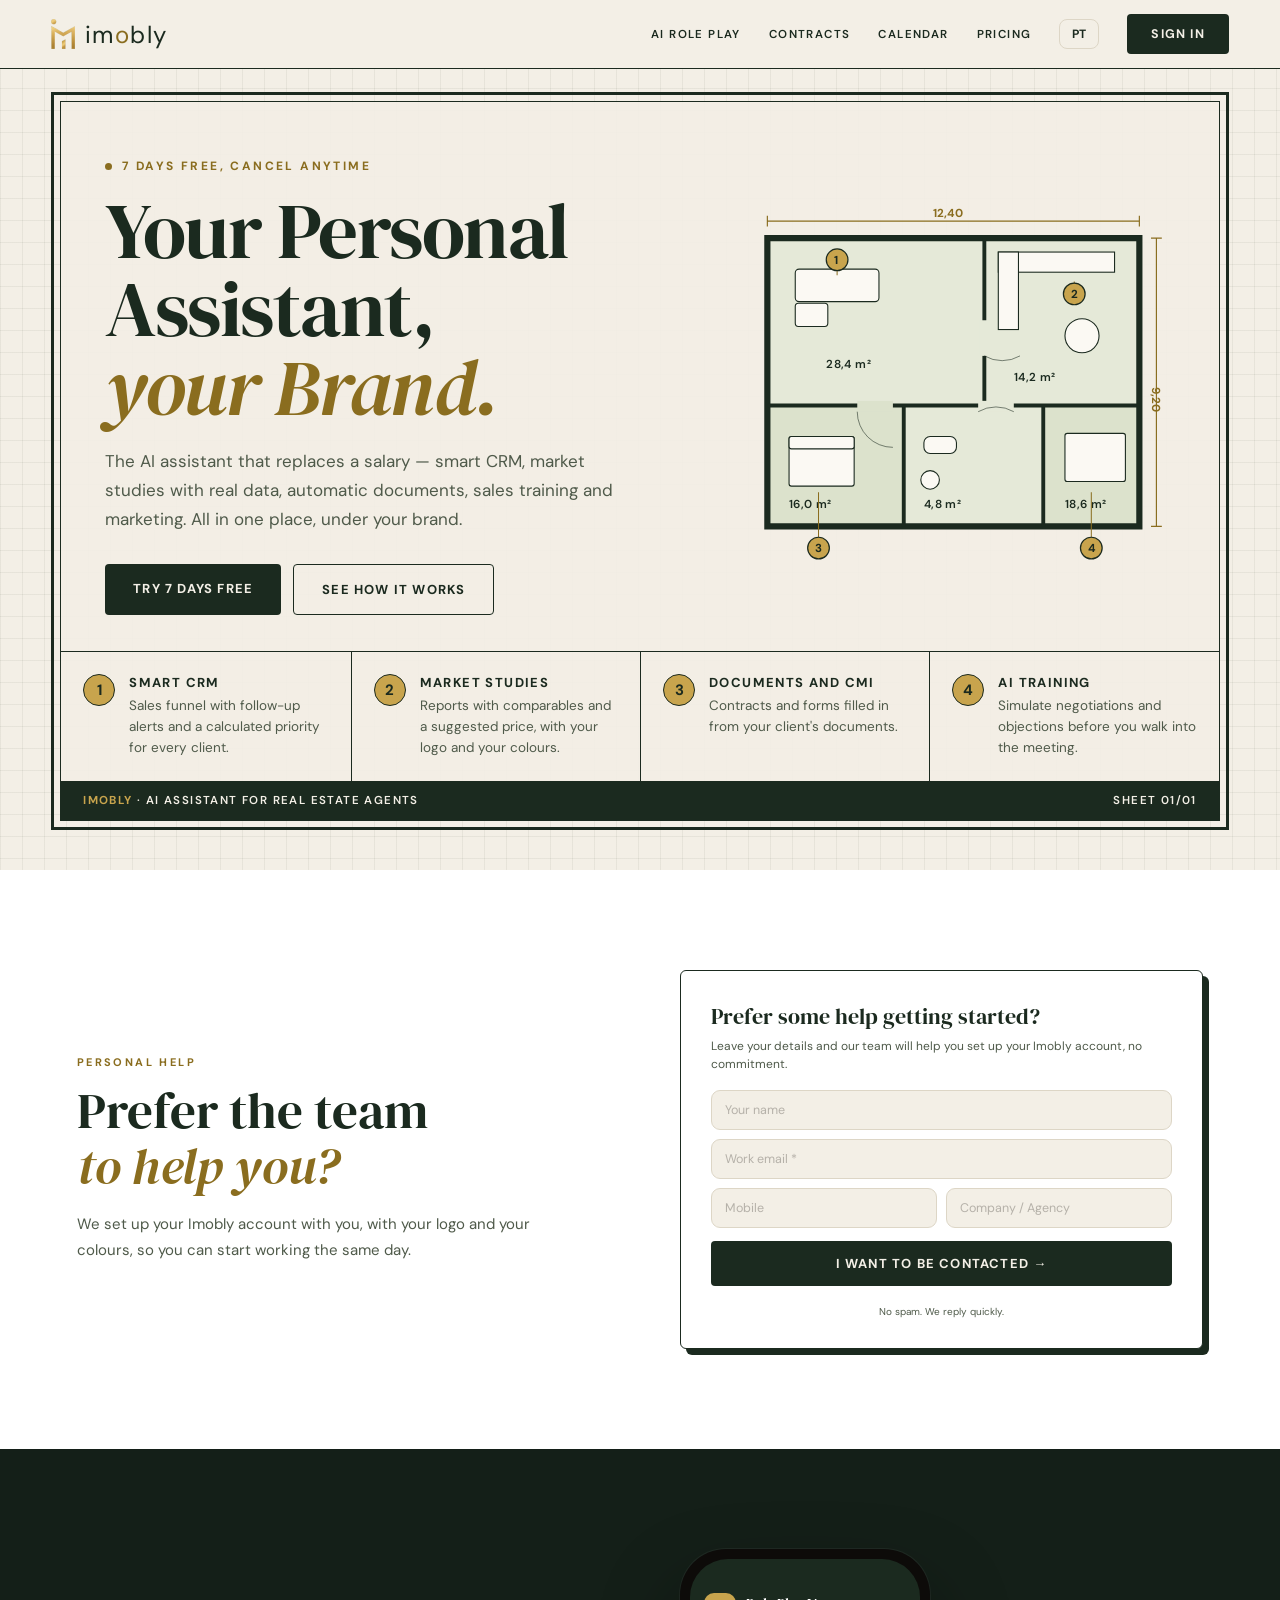
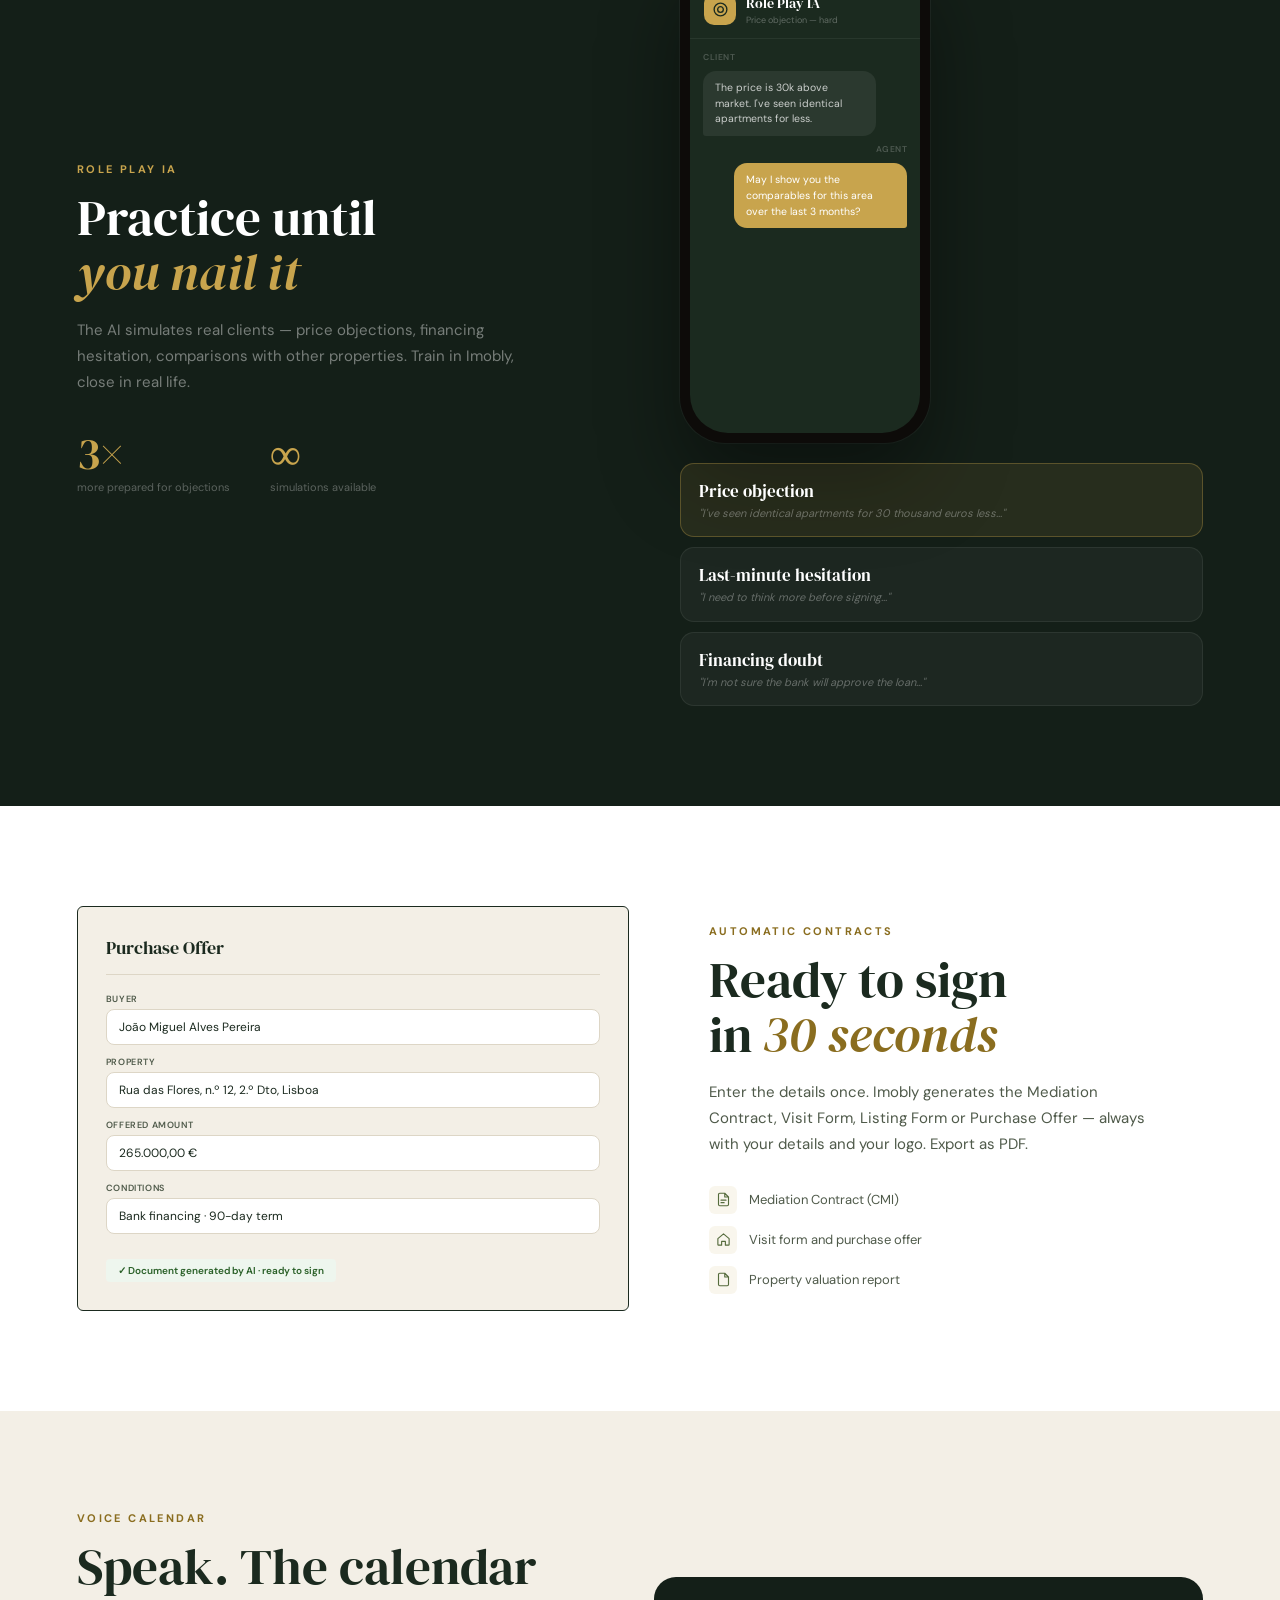
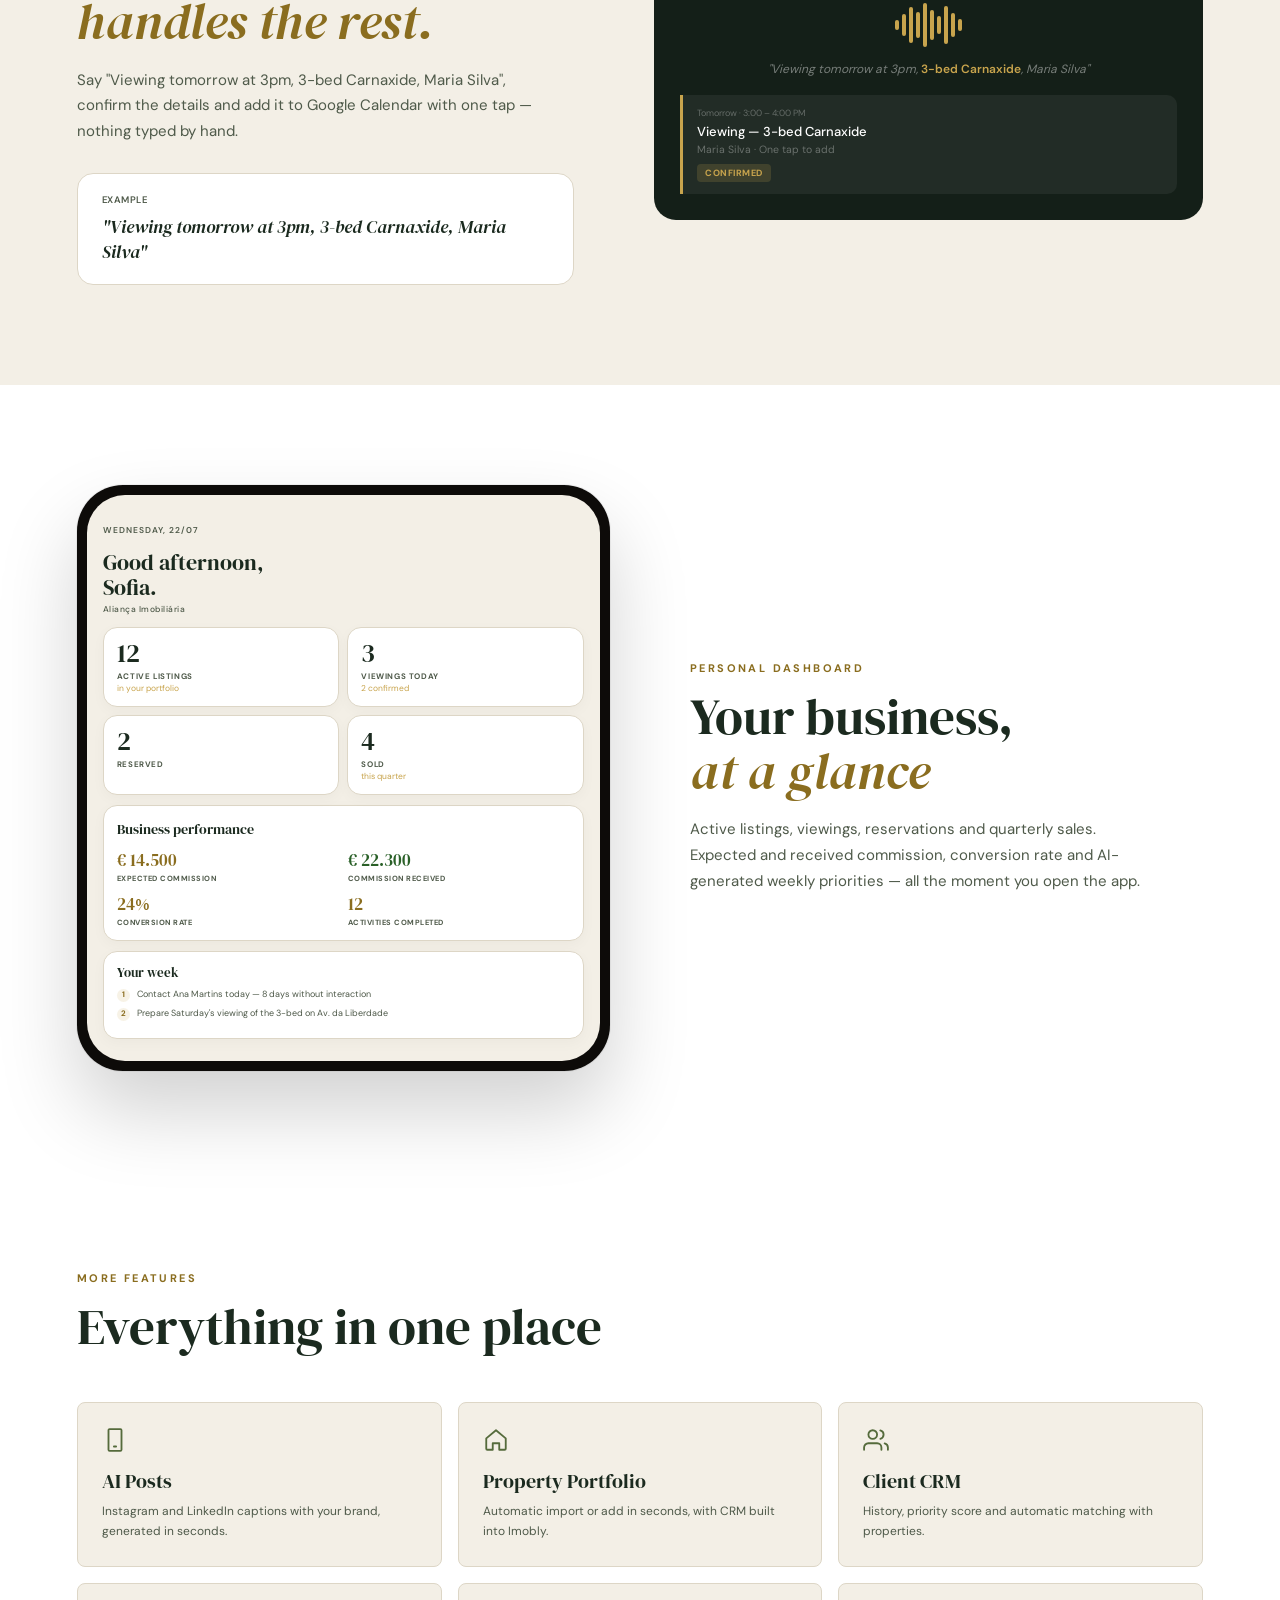
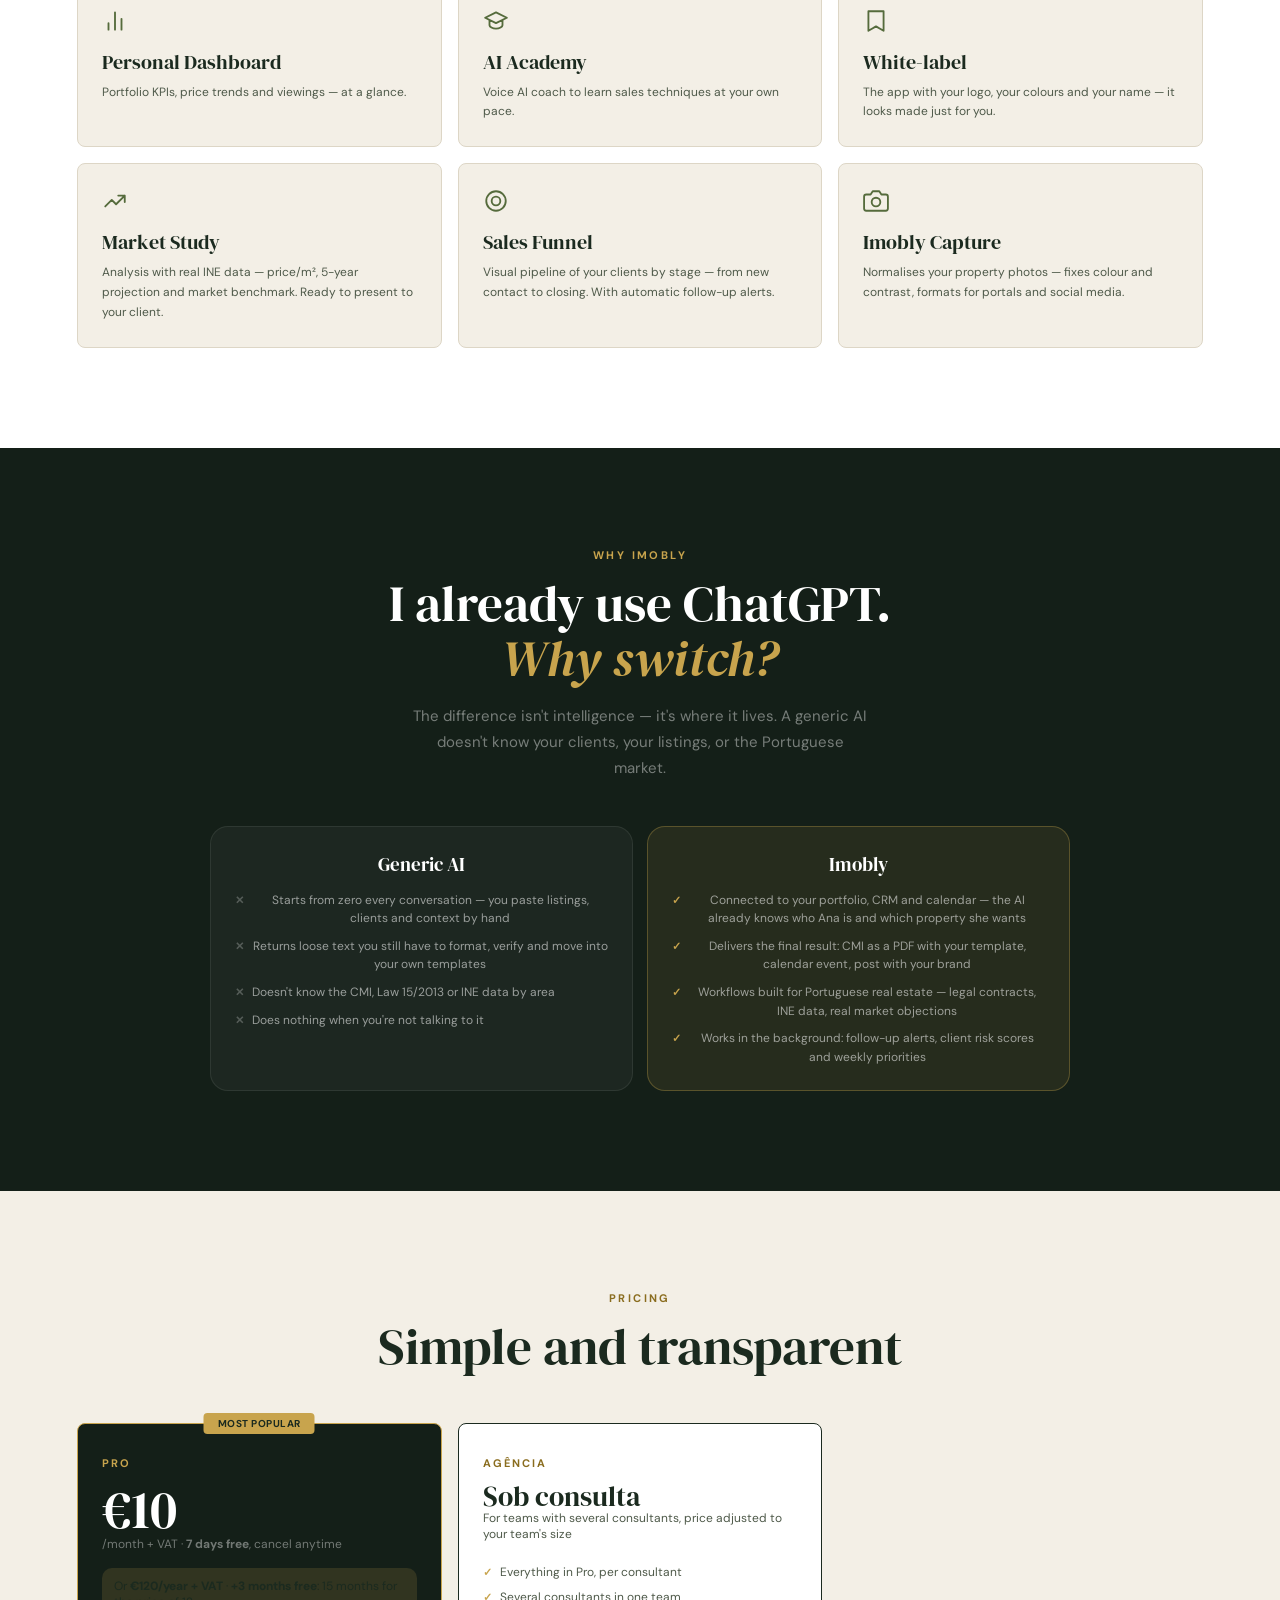
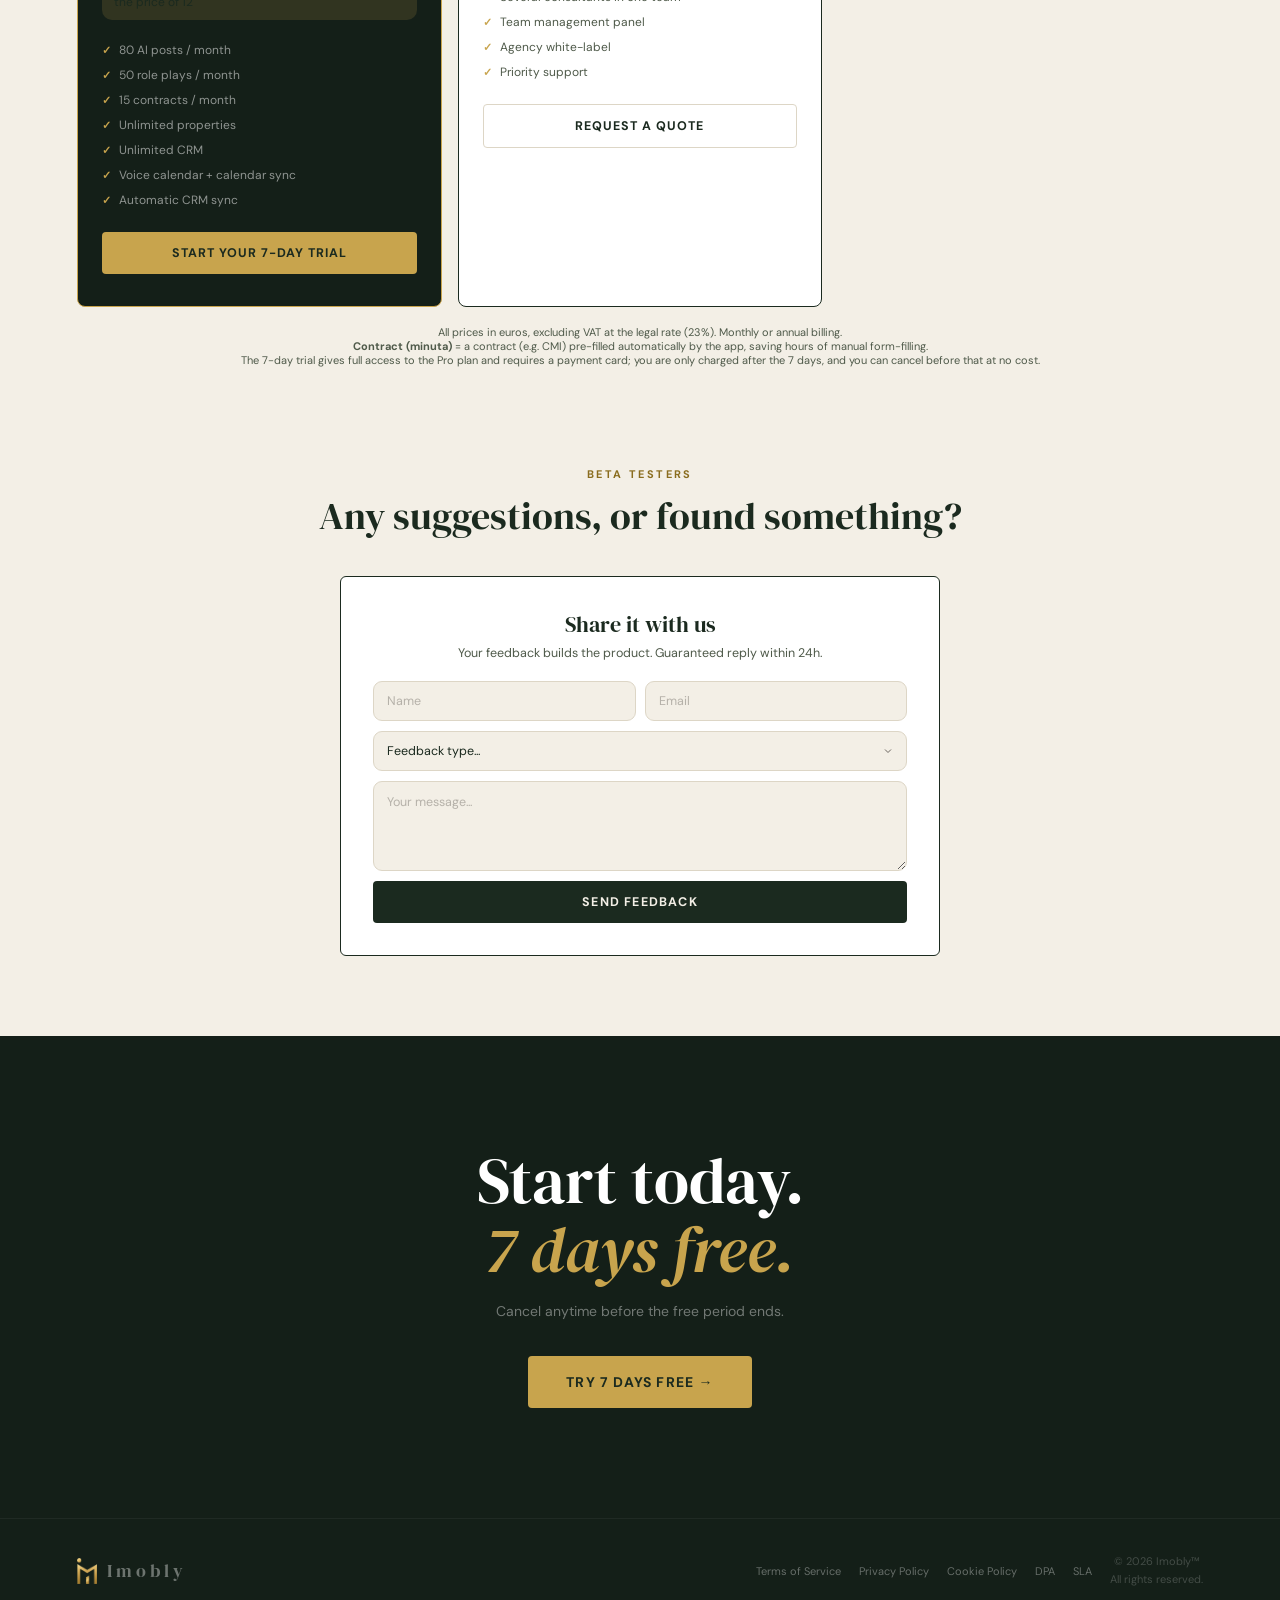
<file: index.html>
<!DOCTYPE html>
<html lang="pt">
<head>
<meta charset="UTF-8">
<meta name="viewport" content="width=device-width, initial-scale=1.0">
<title>Imobly — A plataforma IA para consultores imobiliários</title>
<meta property="og:title" content="Imobly — A plataforma IA para consultores imobiliários">
<meta property="og:description" content="Role Play IA, minutas automáticas e agenda por voz. Os primeiros 100 a subscrever o plano Pro anual ganham 3 meses extra, grátis.">
<meta property="og:url" content="https://imobly.pt">
<meta property="og:type" content="website">
<meta property="og:site_name" content="Imobly">
<meta property="og:locale" content="pt_PT">
<meta property="og:image" content="https://imobly.pt/og-imobly.jpg">
<meta property="og:image:width" content="1200">
<meta property="og:image:height" content="630">
<meta property="og:image:alt" content="Imobly — O seu assistente, a sua marca">
<meta name="twitter:card" content="summary_large_image">
<meta name="twitter:title" content="Imobly — A plataforma IA para consultores imobiliários">
<meta name="twitter:image" content="https://imobly.pt/og-imobly.jpg">
<meta name="theme-color" content="#1B2A1F">
<link rel="canonical" href="https://imobly.pt">
<meta name="description" content="Role Play IA, minutas automáticas e agenda por voz. Os primeiros 100 a subscrever o plano Pro anual ganham 3 meses extra, grátis.">
<link rel="icon" type="image/png" sizes="512x512" href="/favicon-512.png">
<link rel="icon" type="image/png" sizes="192x192" href="/favicon-192.png">
<link rel="icon" type="image/png" sizes="32x32" href="/favicon-32.png">
<link rel="apple-touch-icon" href="/favicon-192.png">
<link rel="stylesheet" href="/fonts/fonts.css">
<script src="/vendor/supabase.js"></script>
<style>
body{font-variant-numeric:lining-nums}
*,*::before,*::after{box-sizing:border-box;margin:0;padding:0}
:root{
  --cream:#F3EFE6;--paper:#F6F3EC;--copper:#C8A44D;--copper-deep:#8A6D1F;
  --olive:#1B2A1F;--olive2:#2B3329;--champagne:#F3EFE6;--green:#556B3C;
  --ink:#1B2A1F;--slate:#4F5A4A;--border:#DDD6C6;
  --white:#FFFFFF;--dark:#141F18;--dark2:#1B2A1F;
  --corm:'DM Serif Display',Georgia,serif;--mont:'DM Sans',sans-serif;
}
html{scroll-behavior:smooth}
body{background:var(--cream);color:var(--ink);font-family:var(--mont);overflow-x:hidden}

/* NAV */
nav{position:fixed;top:0;left:0;right:0;z-index:100;padding:14px 4%;display:flex;align-items:center;justify-content:space-between;background:var(--cream);border-bottom:1px solid var(--ink)}
.logo{font-family:var(--mont);font-size:24px;font-weight:300;letter-spacing:1.5px;color:var(--ink);text-decoration:none}.logo .o{color:var(--copper-deep)}
.nav-links{display:flex;align-items:center;gap:28px}
.na{font-size:11.5px;font-weight:600;color:var(--ink);text-decoration:none;letter-spacing:1.4px;text-transform:uppercase;transition:color .2s}
.na:hover{color:var(--copper-deep)}
.btn{display:inline-block;padding:12px 24px;border-radius:4px;font-size:12.5px;font-weight:700;letter-spacing:1.2px;text-transform:uppercase;text-decoration:none;cursor:pointer;transition:all .2s;font-family:var(--mont);border:none}
.btn-c{background:var(--ink);color:var(--cream)}.btn-c:hover{background:var(--green)}
.btn-o{background:transparent;border:1.6px solid var(--ink);color:var(--ink)}.btn-o:hover{background:var(--ink);color:var(--cream)}

/* HERO — folha de projeto */
.sheet{background:var(--cream);background-image:linear-gradient(#1B2A1F0F 1px,transparent 1px),linear-gradient(90deg,#1B2A1F0F 1px,transparent 1px);background-size:22px 22px;padding:92px 4% 40px}
.sheet-frame{max-width:1240px;margin:0 auto;border:3px solid var(--ink);padding:6px}
.sheet-in{border:1px solid var(--ink);background:rgba(243,239,230,.9);overflow:hidden}
.wm{white-space:nowrap}
.legend>div>div{min-width:0}
.lgt,.lgp{overflow-wrap:anywhere}
.hero2{display:grid;grid-template-columns:minmax(0,7fr) minmax(0,5fr);gap:28px;padding:56px 44px 36px;align-items:center}
.kick{font-size:12px;font-weight:700;letter-spacing:2.4px;text-transform:uppercase;color:var(--copper-deep);margin-bottom:18px;display:flex;align-items:center;gap:10px}
.kick .tdot{background:var(--copper-deep)}
.tdot{width:7px;height:7px;border-radius:50%;background:var(--copper);animation:pulse 2s infinite}
@keyframes pulse{0%,100%{opacity:1}50%{opacity:.35}}
h1{font-family:var(--corm);font-size:clamp(46px,6.2vw,92px);font-weight:400;line-height:.98;letter-spacing:-1.5px;margin-bottom:22px;color:var(--ink)}
h1 em{font-style:italic;color:var(--copper-deep)}
.hero-sub{font-size:17px;line-height:1.7;color:var(--slate);margin-bottom:30px;max-width:540px}
.hero-btns{display:flex;gap:12px;flex-wrap:wrap}
.hero-btns .btn{padding:16px 28px;font-size:13px}
.plan{width:100%;height:auto;display:block}
.legend{border-top:1px solid var(--ink);display:grid;grid-template-columns:repeat(4,minmax(0,1fr))}
.legend>div{display:flex;gap:14px;padding:22px 22px}
.legend>div+div{border-left:1px solid var(--ink)}
.lgn{width:32px;height:32px;border-radius:50%;background:var(--copper);border:1.6px solid var(--ink);color:var(--ink);display:flex;align-items:center;justify-content:center;font-weight:700;font-size:15px;flex-shrink:0}
.lgt{font-weight:700;font-size:13px;letter-spacing:1.4px;text-transform:uppercase;margin-bottom:5px}
.lgp{font-size:13.5px;line-height:1.55;color:var(--slate)}
.tblock{background:var(--ink);color:var(--cream);display:flex;justify-content:space-between;gap:16px;padding:12px 22px;font-size:11.5px;letter-spacing:1.4px;text-transform:uppercase;font-weight:600}
.tblock span:first-child b{color:var(--copper)}
.nowrap{white-space:nowrap}
/* WAITING LIST CARD */
.wl{background:var(--white);border:1px solid var(--ink);border-radius:6px;padding:30px;box-shadow:6px 6px 0 var(--ink)}
.wl-t{font-family:var(--corm);font-size:22px;font-weight:500;color:var(--ink);margin-bottom:6px}
.wl-s{font-size:12px;color:var(--slate);margin-bottom:16px;line-height:1.55}




.wl-form{display:flex;flex-direction:column;gap:9px}
.row2{display:flex;gap:9px}
.row2>*{flex:1}
.inp{width:100%;padding:11px 13px;background:var(--cream);border:1px solid var(--border);border-radius:9px;font-size:12.5px;color:var(--ink);font-family:var(--mont);outline:none;transition:border-color .2s}
.inp:focus{border-color:var(--ink)}
.inp::placeholder{color:rgba(107,101,96,.45)}
.wl-btn{width:100%;padding:14px;background:var(--ink);color:var(--cream);border:none;border-radius:4px;font-size:13px;font-weight:700;letter-spacing:1.2px;text-transform:uppercase;font-family:var(--mont);cursor:pointer;transition:all .2s;margin-top:4px}
.wl-btn:hover{background:var(--green)}
.wl-btn:disabled{background:var(--border);color:var(--slate);cursor:not-allowed}
.wl-note{font-size:10px;color:var(--slate);text-align:center;margin-top:10px}
.wl-ok{display:none;text-align:center;padding:16px 0}
.wl-ok-icon{width:52px;height:52px;border-radius:26px;background:var(--copper);color:var(--ink);font-size:26px;font-weight:700;display:flex;align-items:center;justify-content:center;margin:0 auto 12px}
.wl-ok-t{font-family:var(--corm);font-size:22px;color:var(--ink);margin-bottom:8px}
.wl-ok-s{font-size:12px;color:var(--slate);line-height:1.6}

/* SECTIONS */
.sec{padding:100px 6%}
.si{max-width:1140px;margin:0 auto}
.ey{font-size:11px;font-weight:700;letter-spacing:2.4px;text-transform:uppercase;color:var(--copper-deep);margin-bottom:14px}
h2{font-family:var(--corm);font-size:clamp(34px,4vw,54px);font-weight:400;line-height:1.08;margin-bottom:18px}
h2 em{font-style:italic;color:var(--copper-deep)}
.sd h2 em,.cta-sec h2 em{color:var(--copper)}
.ssub{font-size:15px;line-height:1.72;color:var(--slate);max-width:460px}
.tcol{display:flex;align-items:center;gap:80px}
.tcol>*{flex:1}

/* ROLEPLAY — dark */
.sd{background:var(--dark);padding:100px 6%}
.sd .ey{color:var(--copper)}
.sd h2{color:#fff}
.sd .ssub{color:rgba(255,255,255,.42)}
.phone{width:250px;background:#0D0B09;border-radius:46px;padding:10px;box-shadow:0 40px 80px rgba(0,0,0,.4),0 0 0 1px rgba(255,255,255,.05)}
.pscr{background:var(--dark2);border-radius:38px;overflow:hidden;min-height:430px}
.ph{padding:34px 14px 12px;border-bottom:1px solid rgba(255,255,255,.06);display:flex;align-items:center;gap:10px}
.ph-ic{width:32px;height:32px;border-radius:10px;background:var(--copper);display:flex;align-items:center;justify-content:center;font-size:15px}
.ph-t{font-family:var(--corm);color:#fff;font-size:14px}
.ph-s{font-size:9px;color:rgba(255,255,255,.3);margin-top:1px}
.chat{padding:13px;display:flex;flex-direction:column;gap:8px}
.b{padding:9px 12px;border-radius:13px;font-size:10.5px;line-height:1.5;max-width:85%;font-family:var(--mont)}
.bai{background:rgba(255,255,255,.07);color:rgba(255,255,255,.75);align-self:flex-start;border-bottom-left-radius:3px}
.bme{background:var(--copper);color:#fff;align-self:flex-end;border-bottom-right-radius:3px}
.blbl{font-size:8.5px;font-weight:600;letter-spacing:.5px;text-transform:uppercase;color:rgba(255,255,255,.22)}
.blbl.r{text-align:right}
.bsc{background:rgba(200,164,77,.13);border:1px solid rgba(200,164,77,.22);border-radius:10px;padding:9px 11px}
.bsc strong{font-size:9px;font-weight:700;letter-spacing:.5px;text-transform:uppercase;color:var(--copper);display:block;margin-bottom:3px}
.bsc p{font-size:10px;color:rgba(255,255,255,.55);line-height:1.5}
.dots{display:flex;align-items:center;gap:3px;padding:9px 12px;background:rgba(255,255,255,.07);border-radius:13px;border-bottom-left-radius:3px;width:fit-content}
.dot{width:5px;height:5px;background:rgba(255,255,255,.35);border-radius:50%;animation:boing .9s infinite}
.dot:nth-child(2){animation-delay:.15s}.dot:nth-child(3){animation-delay:.3s}
@keyframes boing{0%,80%,100%{transform:translateY(0)}40%{transform:translateY(-4px)}}
.scns{display:flex;flex-direction:column;gap:10px}
.scn{padding:15px 18px;background:rgba(255,255,255,.04);border:1px solid rgba(255,255,255,.07);border-radius:14px;cursor:pointer;transition:all .2s}
.scn.on{background:rgba(200,164,77,.11);border-color:rgba(200,164,77,.32)}
.scn h4{font-family:var(--corm);font-size:17px;font-weight:500;color:#fff;margin-bottom:3px}
.scn p{font-size:11px;color:rgba(255,255,255,.32);font-style:italic;line-height:1.4}
.rpst{display:flex;gap:40px;margin-top:36px}
.rpn{font-family:var(--corm);font-size:44px;font-weight:400;color:var(--copper);line-height:1}
.rpl{font-size:11px;color:rgba(255,255,255,.3);margin-top:4px}

/* MINUTAS */
.sw{background:var(--white);padding:100px 6%}
.fpr{background:var(--cream);border:1px solid var(--ink);border-radius:6px;padding:28px}
.fpr-t{font-family:var(--corm);font-size:18px;font-weight:500;color:var(--ink);margin-bottom:18px;padding-bottom:14px;border-bottom:1px solid var(--border)}
.fld{margin-bottom:11px}
.flbl{font-size:9px;font-weight:600;letter-spacing:.6px;text-transform:uppercase;color:var(--slate);margin-bottom:4px}
.fval{padding:9px 12px;background:var(--white);border:1px solid var(--border);border-radius:8px;font-size:12px;color:var(--ink)}
.fok{display:inline-flex;align-items:center;gap:6px;margin-top:14px;padding:5px 12px;background:#EEF6EE;border-radius:4px;font-size:10px;font-weight:600;color:#2A6028}

/* AGENDA */
.vc{background:var(--dark);border-radius:22px;padding:26px}
.vbs{display:flex;align-items:center;justify-content:center;gap:3px;height:44px;margin-bottom:14px}
.vb{width:4px;border-radius:2px;background:var(--copper);animation:wv 1s ease-in-out infinite}
.vb:nth-child(1){height:10px;animation-delay:0s}.vb:nth-child(2){height:22px;animation-delay:.1s}
.vb:nth-child(3){height:36px;animation-delay:.2s}.vb:nth-child(4){height:26px;animation-delay:.3s}
.vb:nth-child(5){height:44px;animation-delay:.4s}.vb:nth-child(6){height:30px;animation-delay:.5s}
.vb:nth-child(7){height:18px;animation-delay:.6s}.vb:nth-child(8){height:38px;animation-delay:.7s}
.vb:nth-child(9){height:24px;animation-delay:.8s}.vb:nth-child(10){height:12px;animation-delay:.9s}
@keyframes wv{0%,100%{transform:scaleY(.4);opacity:.4}50%{transform:scaleY(1);opacity:1}}
.vq{font-size:12px;color:rgba(255,255,255,.42);text-align:center;font-style:italic;margin-bottom:18px}
.vq span{color:var(--copper);font-style:normal;font-weight:600}
.cev{background:rgba(255,255,255,.06);border-left:3px solid var(--copper);border-radius:0 10px 10px 0;padding:12px 14px}
.ct{font-size:9px;color:rgba(255,255,255,.3);margin-bottom:4px}
.cn{font-size:13px;color:#fff;font-weight:500}
.cs{font-size:10.5px;color:rgba(255,255,255,.32);margin-top:3px}
.ctg{display:inline-block;margin-top:8px;padding:3px 8px;background:rgba(200,164,77,.18);border-radius:4px;font-size:9px;font-weight:700;color:var(--copper);letter-spacing:.5px}


/* DASHBOARD MOCKUP */
.dphone{width:280px;background:#0D0B09;border-radius:46px;padding:10px;box-shadow:0 40px 80px rgba(0,0,0,.18),0 0 0 1px rgba(0,0,0,.05);margin:0 auto}
.dscr{background:var(--cream);border-radius:38px;overflow:hidden;padding:30px 16px 22px}
.dgreet{font-family:var(--corm);font-size:22px;color:var(--ink);line-height:1.15;margin-bottom:3px}
.ddate{font-size:8.5px;font-weight:600;letter-spacing:1px;text-transform:uppercase;color:var(--slate);margin-bottom:14px}
.dkpis{display:grid;grid-template-columns:1fr 1fr;gap:8px;margin-bottom:10px}
.dk{background:var(--white);border:1px solid var(--border);border-radius:14px;padding:12px 13px;box-shadow:0 4px 14px rgba(0,0,0,.03)}
.dk-n{font-family:var(--corm);font-size:26px;color:var(--ink);line-height:1}
.dk-l{font-size:8px;font-weight:700;letter-spacing:.6px;text-transform:uppercase;color:var(--slate);margin-top:5px}
.dk-s{font-size:8.5px;color:var(--copper);margin-top:2px}
.dperf{background:var(--white);border:1px solid var(--border);border-radius:14px;padding:13px;box-shadow:0 4px 14px rgba(0,0,0,.03)}
.dperf-t{font-family:var(--corm);font-size:14px;color:var(--ink);margin-bottom:9px}
.dperf-g{display:grid;grid-template-columns:1fr 1fr;gap:9px}
.dp-n{font-family:var(--corm);font-size:17px;color:#2A6028}
.dp-n.gold{color:var(--copper-deep)}
.dp-l{font-size:7.5px;font-weight:700;letter-spacing:.5px;text-transform:uppercase;color:var(--slate);margin-top:2px}
.dtask{background:var(--white);border:1px solid var(--border);border-radius:14px;padding:12px 13px;margin-top:10px;box-shadow:0 4px 14px rgba(0,0,0,.03)}
.dtask-t{font-family:var(--corm);font-size:13px;color:var(--ink);margin-bottom:7px}
.dtask-i{display:flex;gap:7px;align-items:flex-start;font-size:9px;color:var(--slate);line-height:1.45;margin-bottom:5px}
.dtask-n{width:13px;height:13px;border-radius:50%;background:rgba(200,164,77,.14);color:var(--copper-deep);font-size:8px;font-weight:700;display:flex;align-items:center;justify-content:center;flex-shrink:0;margin-top:1px}

/* FEATURES */
.fg{display:grid;grid-template-columns:repeat(3,1fr);gap:16px;margin-top:48px}
.fc{padding:24px;background:var(--cream);border:1px solid var(--border);border-radius:8px;transition:all .2s}
.fc:hover{border-color:var(--ink)}
.fi{margin-bottom:14px;display:flex}.fi svg{width:26px;height:26px;stroke:var(--green);fill:none;stroke-width:1.7;stroke-linecap:round;stroke-linejoin:round}
.fc h3{font-family:var(--corm);font-size:20px;font-weight:500;color:var(--ink);margin-bottom:7px}
.fc p{font-size:12px;color:var(--slate);line-height:1.65}


/* PORQUE IMOBLY */
.cmp{display:grid;grid-template-columns:1fr 1fr;gap:14px;margin-top:44px;max-width:860px;margin-left:auto;margin-right:auto}
.cmp-c{border-radius:18px;padding:24px}
.cmp-c.g{background:rgba(255,255,255,.04);border:1px solid rgba(255,255,255,.08)}
.cmp-c.i{background:rgba(200,164,77,.10);border:1px solid rgba(200,164,77,.32)}
.cmp-t{font-family:var(--corm);font-size:19px;color:#fff;margin-bottom:14px}
.cmp-c ul{list-style:none;display:flex;flex-direction:column;gap:9px}
.cmp-c li{font-size:12px;line-height:1.55;color:rgba(255,255,255,.55);display:flex;gap:8px;align-items:flex-start}
.cmp-c.g li::before{content:'✕';color:rgba(255,255,255,.25);font-weight:700;flex-shrink:0;font-size:11px;margin-top:1px}
.cmp-c.i li::before{content:'✓';color:var(--copper);font-weight:700;flex-shrink:0;font-size:11px;margin-top:1px}
@media(max-width:700px){.cmp{grid-template-columns:1fr}}

/* PRICING */
.pg{display:grid;grid-template-columns:repeat(3,1fr);gap:16px;margin-top:48px}
.pc{padding:32px 24px;background:var(--white);border:1px solid var(--ink);border-radius:8px;position:relative}
.pc.hot{background:var(--dark);border-color:var(--copper)}
.pcb{position:absolute;top:-11px;left:50%;transform:translateX(-50%);padding:4px 14px;background:var(--copper);border-radius:4px;font-size:10px;font-weight:700;color:var(--ink);letter-spacing:.5px;text-transform:uppercase;white-space:nowrap}
.pcn{font-size:11px;font-weight:700;letter-spacing:2px;text-transform:uppercase;color:var(--copper-deep);margin-bottom:12px}
.pc.hot .pcn{color:var(--copper)}
.pcp{font-family:var(--corm);font-size:54px;font-weight:400;line-height:1;color:var(--ink)}
.pc.hot .pcp{color:#fff}
.pcpe{font-size:12px;color:var(--slate);margin-bottom:22px}
.pc.hot .pcpe{color:rgba(255,255,255,.4)}
.pcl{list-style:none;display:flex;flex-direction:column;gap:9px;margin-bottom:24px}
.pcl li{font-size:12px;color:var(--slate);display:flex;align-items:center;gap:8px}
.pc.hot .pcl li{color:rgba(255,255,255,.52)}
.pcl li::before{content:'✓';color:var(--copper);font-weight:700;font-size:11px;flex-shrink:0}
.pcl li.no{color:var(--slate);opacity:.75}
.pcl li.no::before{content:'✕';color:#C0392B}
.pbtn{display:block;text-align:center;padding:13px;border-radius:4px;font-size:12.5px;font-weight:700;letter-spacing:1px;text-transform:uppercase;text-decoration:none;transition:all .2s}
.pbo{border:1.5px solid var(--border);color:var(--ink)}.pbo:hover{border-color:var(--copper);color:var(--copper)}
.pbf{background:var(--copper);color:var(--ink);border:none;font-weight:700}.pbf:hover{background:#D9BC72}

/* FEEDBACK */
.fb-card{background:var(--white);border:1px solid var(--ink);border-radius:6px;padding:32px;max-width:600px;margin:40px auto 0}
.fb-t{font-family:var(--corm);font-size:22px;font-weight:500;color:var(--ink);margin-bottom:6px}
.fb-s{font-size:12.5px;color:var(--slate);margin-bottom:20px}
.fb-form{display:flex;flex-direction:column;gap:10px}
select.inp{appearance:none;background-image:url("data:image/svg+xml,%3Csvg xmlns='http://www.w3.org/2000/svg' width='12' height='12' viewBox='0 0 24 24'%3E%3Cpath d='M6 9l6 6 6-6' fill='none' stroke='%236B6560' stroke-width='2'/%3E%3C/svg%3E");background-repeat:no-repeat;background-position:right 12px center;background-color:var(--cream)}
textarea.inp{resize:vertical;min-height:90px;line-height:1.5}
.fb-btn{padding:13px;background:var(--ink);color:var(--cream);border:none;border-radius:4px;font-size:12.5px;font-weight:700;letter-spacing:1.2px;text-transform:uppercase;font-family:var(--mont);cursor:pointer;transition:all .2s}
.fb-btn:hover{background:var(--green)}
.fb-ok{display:none;text-align:center;padding:16px;color:var(--copper-deep);font-family:var(--corm);font-size:18px}

/* CTA */
.cta-sec{background:var(--dark);padding:110px 6%;text-align:center}
.cta-sec h2{color:#fff;font-size:clamp(42px,5vw,66px)}
.cta-sec p{font-size:14px;color:rgba(255,255,255,.4);margin-bottom:36px;margin-top:14px}
.cta-sec .btn{padding:17px 38px;font-size:14px;border-radius:4px;background:var(--copper);color:var(--ink)}
.cta-sec .btn:hover{background:#D9BC72}

/* FOOTER */
footer{background:var(--dark);padding:34px 6%;border-top:1px solid rgba(255,255,255,.05)}
.fi2{max-width:1140px;margin:0 auto;display:flex;align-items:center;justify-content:space-between}
.flogo{font-family:var(--corm);font-size:18px;letter-spacing:4px;color:rgba(255,255,255,.38)}
.fcopy{font-size:11px;color:rgba(255,255,255,.2);line-height:1.6;text-align:center}

/* RESPONSIVE */
@media(max-width:900px){
  .tcol{flex-direction:column;gap:40px}
  .hero2{grid-template-columns:1fr;padding:36px 22px 24px}
  .legend{grid-template-columns:1fr 1fr}
  .legend>div+div{border-left:none}
  .legend>div:nth-child(even){border-left:1px solid var(--ink)}
  .legend>div:nth-child(n+3){border-top:1px solid var(--ink)}
  .tblock{flex-direction:column;gap:4px}
  .sheet{padding:80px 3% 28px}
  .hero2{padding:28px 18px 20px;gap:22px}
  .hero-sub{font-size:16px}
  .hero-btns .btn{width:100%;text-align:center}
  .plan{max-width:420px;margin:0 auto}
  .sec,.sd,.sw{padding:70px 6%}
  .fg,.pg{grid-template-columns:1fr}
  nav{padding:14px 5%}
  .nav-links{display:none}
  .fi2{flex-direction:column;gap:8px;text-align:center}
}
@media(max-width:640px){
  .legend{grid-template-columns:1fr}
  .legend>div:nth-child(even){border-left:none}
  .legend>div+div{border-top:1px solid var(--ink)}
  .legend>div{padding:18px 18px}
  .lgt{font-size:12.5px}
}
</style>
</head>
<body>

<!-- NAV -->
<nav>
  <a href="#" class="logo" style="display:flex;align-items:center;gap:10px"><img src="/imobly-simbolo.png" alt="" style="height:30px;width:auto"><span class="wm">im<span class="o">o</span>bly</span></a>
  <div class="nav-links">
    <a href="#roleplay" class="na" data-i18n="navRp">Role Play IA</a>
    <a href="#minutas" class="na" data-i18n="navMin">Minutas</a>
    <a href="#agenda" class="na" data-i18n="navAg">Agenda</a>
    <a href="#precos" class="na" data-i18n="navPr">Preços</a>
    <button id="lang-btn" onclick="alternarIdioma()" style="background:none;border:1px solid var(--border);border-radius:8px;padding:6px 12px;font-size:12px;font-weight:700;color:var(--ink);cursor:pointer;font-family:var(--mont)">EN</button>
    <a href="https://app.imobly.pt" class="btn btn-c" data-i18n="navEntrar">Entrar</a>
  </div>
</nav>

<!-- HERO -->
<div class="sheet"><div class="sheet-frame"><div class="sheet-in">
  <div class="hero2">
    <div>
      <div class="kick"><span class="tdot"></span><span data-i18n="tagEA">7 dias grátis, cancele quando quiser</span></div>
      <h1 data-i18n="h1">O seu Assistente Pessoal,<br><em>a sua Marca.</em></h1>
      <p class="hero-sub" data-i18n="heroSub">O assistente IA que substitui um ordenado — CRM inteligente, estudos de mercado com dados reais, documentos automáticos, treino de vendas e marketing. Tudo num só lugar, com a sua marca.</p>
      <div class="hero-btns">
      <a href="https://app.imobly.pt?modo=registo" class="btn btn-c" data-i18n="ctaEA">Experimentar 7 dias grátis</a>
      <a href="#roleplay" class="btn btn-o" data-i18n="ctaComo">Ver como funciona</a>
    </div>
    </div>
    <div><svg class="plan" role="img" aria-label="Planta de um apartamento com cotas e quatro marcações numeradas" viewBox="0 0 560 470"><rect x="34" y="44" width="480" height="372" fill="#E5E9D8"/><rect x="34" y="260" width="176" height="156" fill="#DCE2CC"/><rect x="390" y="260" width="124" height="156" fill="#DCE2CC"/><g stroke="#1B2A1F" stroke-width="1.4" fill="#FBF9F3"><rect x="70" y="84" width="108" height="42" rx="5"/><rect x="70" y="128" width="42" height="30" rx="4"/><rect x="332" y="62" width="150" height="26"/><rect x="332" y="62" width="26" height="100"/><circle cx="440" cy="170" r="22"/><rect x="62" y="300" width="84" height="64" rx="3"/><rect x="62" y="300" width="84" height="16" rx="3"/><rect x="418" y="296" width="78" height="62" rx="3"/><rect x="236" y="300" width="42" height="22" rx="8"/><circle cx="244" cy="356" r="12"/></g><path d="M34 44H514V416H34Z" fill="none" stroke="#1B2A1F" stroke-width="8"/><path d="M314 44V260M34 260H514M210 260V416M390 260V416" stroke="#1B2A1F" stroke-width="5" fill="none"/><rect x="308" y="150" width="14" height="46" fill="#E5E9D8"/><rect x="150" y="254" width="46" height="14" fill="#DCE2CC"/><rect x="306" y="254" width="46" height="14" fill="#E5E9D8"/><path d="M314 196A46 46 0 0 0 360 196M150 268A46 46 0 0 0 196 314M306 268A46 46 0 0 1 352 268" fill="none" stroke="#1B2A1F" stroke-width="1.2" opacity=".6"/><g font-family="DM Sans, sans-serif" font-size="15" font-weight="600" fill="#1B2A1F" letter-spacing=".5"><text x="110" y="212">28,4 m²</text><text x="352" y="228">14,2 m²</text><text x="62" y="392">16,0 m²</text><text x="236" y="392">4,8 m²</text><text x="418" y="392">18,6 m²</text></g><g stroke="#8A6D1F" stroke-width="1.5" fill="none"><path d="M34 22H514M34 15V29M514 15V29"/><path d="M536 44V416M529 44H543M529 416H543"/></g><g font-family="DM Sans, sans-serif" font-size="15" font-weight="700" fill="#8A6D1F"><text x="248" y="17">12,40</text><text x="530" y="236" transform="rotate(90 530 236)">9,20</text></g><g font-family="DM Sans, sans-serif" font-weight="700" font-size="15" fill="#1B2A1F"><path d="M124 92L124 72" stroke="#8A6D1F" stroke-width="1.3"/><circle cx="124" cy="72" r="14" fill="#C8A44D" stroke="#1B2A1F" stroke-width="1.6"/><text x="119.6" y="77.4">1</text><path d="M430 100L430 130" stroke="#8A6D1F" stroke-width="1.3"/><circle cx="430" cy="116" r="14" fill="#C8A44D" stroke="#1B2A1F" stroke-width="1.6"/><text x="425.6" y="121.4">2</text><path d="M100 372L100 430" stroke="#8A6D1F" stroke-width="1.3"/><circle cx="100" cy="444" r="14" fill="#C8A44D" stroke="#1B2A1F" stroke-width="1.6"/><text x="95.6" y="449.4">3</text><path d="M452 372L452 430" stroke="#8A6D1F" stroke-width="1.3"/><circle cx="452" cy="444" r="14" fill="#C8A44D" stroke="#1B2A1F" stroke-width="1.6"/><text x="447.6" y="449.4">4</text></g></svg></div>
  </div>
  <div class="legend"><div><span class="lgn">1</span><div><div class="lgt" data-i18n="lg1T">CRM inteligente</div><div class="lgp" data-i18n="lg1P">Funil de vendas com alertas de follow-up e prioridade calculada para cada cliente.</div></div></div><div><span class="lgn">2</span><div><div class="lgt" data-i18n="lg2T">Estudos de mercado</div><div class="lgp" data-i18n="lg2P">Relatórios com comparáveis e preço sugerido, com o seu logótipo e as suas cores.</div></div></div><div><span class="lgn">3</span><div><div class="lgt" data-i18n="lg3T">Documentos e CMI</div><div class="lgp" data-i18n="lg3P">Contratos e fichas preenchidos a partir dos documentos do cliente.</div></div></div><div><span class="lgn">4</span><div><div class="lgt" data-i18n="lg4T">Treino com IA</div><div class="lgp" data-i18n="lg4P">Simule negociações e objeções antes de entrar na reunião.</div></div></div></div>
  <div class="tblock"><span data-i18n="tbL"><b>Imobly</b> · Assistente com IA para consultores imobiliários</span><span class="nowrap" data-i18n="tbR">Folha 01/01</span></div>
</div></div></div>

<!-- AJUDA A COMEÇAR / LISTA -->
<div class="sw" id="lista">
  <div class="tcol si">
    <div>
      <div class="ey" data-i18n="ajEy">Ajuda personalizada</div>
      <h2 data-i18n="ajH2">Prefere que a<br><em>equipa ajude?</em></h2>
      <p class="ssub" data-i18n="ajSub">Configuramos consigo a conta Imobly, com o seu logótipo e as suas cores, para começar a trabalhar no mesmo dia.</p>
    </div>
    <div>
      <div class="wl">
      <div id="wl-form-area">
        <div class="wl-t" data-i18n="wlT">Prefere ajuda a começar?</div>
        <div class="wl-s" data-i18n="wlS">Deixe os seus dados e a nossa equipa ajuda-o a configurar a sua conta Imobly, sem compromisso.</div>
        <div class="wl-form">
          <input type="text" id="wl-hp" name="website" tabindex="-1" autocomplete="off" aria-hidden="true" style="position:absolute;left:-9999px;width:1px;height:1px;opacity:0">
          <input class="inp" id="wl-nome" data-i18n-ph="phNome" placeholder="O seu nome" type="text">
          <input class="inp" id="wl-email" data-i18n-ph="phEmail" placeholder="Email profissional *" type="email" required>
          <div class="row2">
            <input class="inp" id="wl-tel" data-i18n-ph="phTel" placeholder="Telemóvel" type="tel">
            <input class="inp" id="wl-empresa" data-i18n-ph="phEmp" placeholder="Empresa / Agência" type="text">
          </div>
          <button class="wl-btn" id="wl-btn" onclick="submeterLista()" data-i18n="wlBtn">Quero ser contactado →</button>
          <p class="wl-note" data-i18n="wlNote">Sem spam. Respondemos rapidamente.</p>
        </div>
      </div>
      <div class="wl-ok" id="wl-ok">
        <div class="wl-ok-icon">✓</div>
        <div class="wl-ok-t" data-i18n="wlOkT">Recebido!</div>
        <p class="wl-ok-s" data-i18n="wlOkS">Entraremos em contacto brevemente para o ajudar a começar.</p>
      </div>
    </div>
    </div>
  </div>
</div>

<!-- ROLE PLAY IA -->
<div class="sd" id="roleplay">
  <div class="tcol si">
    <div>
      <div class="ey">Role Play IA</div>
      <h2 data-i18n="rpH2">Pratica até<br><em>acertar na certa</em></h2>
      <p class="ssub" data-i18n="rpSub">A IA simula clientes reais — objeções ao preço, hesitações de financiamento, comparações com outros imóveis. Treina no Imobly, fecha na vida real.</p>
      <div class="rpst">
        <div><div class="rpn">3×</div><div class="rpl" data-i18n="rpSt1">mais preparado para objeções</div></div>
        <div><div class="rpn">∞</div><div class="rpl" data-i18n="rpSt2">simulações disponíveis</div></div>
      </div>
    </div>
    <div style="display:flex;flex-direction:column;gap:20px">
      <div class="phone">
        <div class="pscr">
          <div class="ph">
            <div class="ph-ic"><svg viewBox="0 0 24 24" width="17" height="17" fill="none" stroke="#1B2A1F" stroke-width="1.9" stroke-linecap="round" stroke-linejoin="round" aria-hidden="true"><path d="M12 21a9 9 0 100-18 9 9 0 000 18zM12 16a4 4 0 100-8 4 4 0 000 8z"/></svg></div>
            <div><div class="ph-t">Role Play IA</div><div class="ph-s" data-i18n="rpPhS">Objeção de preço — difícil</div></div>
          </div>
          <div class="chat">
            <div class="blbl" data-i18n="lblCliente">Cliente</div>
            <div class="b bai" id="c1" style="opacity:0" data-i18n="c1">O preço está 30 mil acima do mercado. Vi apartamentos iguais mais baratos.</div>
            <div class="blbl r" data-i18n="lblConsultor">Consultor</div>
            <div class="b bme" id="c2" style="opacity:0" data-i18n="c2">Posso mostrar-lhe os comparáveis desta zona nos últimos 3 meses?</div>
            <div class="dots" id="cdots" style="opacity:0"><div class="dot"></div><div class="dot"></div><div class="dot"></div></div>
            <div class="b bai" id="c3" style="opacity:0" data-i18n="c3">Mas o condomínio também é caro. Como justifica?</div>
            <div class="bsc" id="c4" style="opacity:0">
              <strong data-i18n="c4T">Avaliação Imobly</strong>
              <p data-i18n="c4P">Boa gestão da primeira objeção. Para duplas, separa os temas e responde com dados concretos.</p>
            </div>
          </div>
        </div>
      </div>
      <div class="scns">
        <div class="scn on"><h4 data-i18n="sc1T">Objeção de preço</h4><p data-i18n="sc1P">"Vi apartamentos iguais por menos 30 mil euros..."</p></div>
        <div class="scn"><h4 data-i18n="sc2T">Hesitação de último minuto</h4><p data-i18n="sc2P">"Preciso de pensar mais antes de assinar..."</p></div>
        <div class="scn"><h4 data-i18n="sc3T">Dúvida de financiamento</h4><p data-i18n="sc3P">"Não sei se o banco aprova o crédito..."</p></div>
      </div>
    </div>
  </div>
</div>

<!-- MINUTAS -->
<div class="sw" id="minutas">
  <div class="tcol si">
    <div class="fpr">
      <div class="fpr-t" data-i18n="fprT">Proposta de Compra</div>
      <div class="fld"><div class="flbl" data-i18n="fl1">Proponente</div><div class="fval">João Miguel Alves Pereira</div></div>
      <div class="fld"><div class="flbl" data-i18n="fl2">Imóvel</div><div class="fval">Rua das Flores, n.º 12, 2.º Dto, Lisboa</div></div>
      <div class="fld"><div class="flbl" data-i18n="fl3">Valor proposto</div><div class="fval">265.000,00 €</div></div>
      <div class="fld"><div class="flbl" data-i18n="fl4">Condições</div><div class="fval" data-i18n="fv4">Crédito bancário · Prazo 90 dias</div></div>
      <div class="fok" data-i18n="fok">✓ Documento gerado pela IA · pronto a assinar</div>
    </div>
    <div>
      <div class="ey" data-i18n="minEy">Minutas automáticas</div>
      <h2 data-i18n="minH2">Prontos a assinar<br>em <em>30 segundos</em></h2>
      <p class="ssub" data-i18n="minSub">Preencha os dados uma vez. O Imobly gera Contrato de Mediação, Ficha de Visita, Ficha de Angariação ou Proposta de Compra — sempre com os seus dados e o seu logótipo. Exporte em PDF.</p>
      <div style="margin-top:28px;display:flex;flex-direction:column;gap:12px">
        <div style="display:flex;align-items:center;gap:12px"><div style="width:28px;height:28px;background:rgba(200,164,77,.1);border-radius:6px;display:flex;align-items:center;justify-content:center"><svg viewBox="0 0 24 24" width="15" height="15" fill="none" stroke="#556B3C" stroke-width="1.8" stroke-linecap="round" stroke-linejoin="round" aria-hidden="true"><path d="M14 2H6a2 2 0 00-2 2v16a2 2 0 002 2h12a2 2 0 002-2V8zM14 2v6h6M8 13h8M8 17h5"/></svg></div><span style="font-size:13px;color:var(--slate)" data-i18n="minL1">Contrato de Mediação (CMI)</span></div>
        <div style="display:flex;align-items:center;gap:12px"><div style="width:28px;height:28px;background:rgba(200,164,77,.1);border-radius:6px;display:flex;align-items:center;justify-content:center"><svg viewBox="0 0 24 24" width="15" height="15" fill="none" stroke="#556B3C" stroke-width="1.8" stroke-linecap="round" stroke-linejoin="round" aria-hidden="true"><path d="M3 10.5L12 3l9 7.5V20a1 1 0 01-1 1h-5v-6H9v6H4a1 1 0 01-1-1z"/></svg></div><span style="font-size:13px;color:var(--slate)" data-i18n="minL2">Ficha de visita e proposta</span></div>
        <div style="display:flex;align-items:center;gap:12px"><div style="width:28px;height:28px;background:rgba(200,164,77,.1);border-radius:6px;display:flex;align-items:center;justify-content:center"><svg viewBox="0 0 24 24" width="15" height="15" fill="none" stroke="#556B3C" stroke-width="1.8" stroke-linecap="round" stroke-linejoin="round" aria-hidden="true"><path d="M14 2H6a2 2 0 00-2 2v16a2 2 0 002 2h12a2 2 0 002-2V8zM14 2v6h6"/></svg></div><span style="font-size:13px;color:var(--slate)" data-i18n="minL3">Relatório de avaliação de imóvel</span></div>
      </div>
    </div>
  </div>
</div>

<!-- AGENDA POR VOZ -->
<div class="sec" id="agenda">
  <div class="tcol si">
    <div>
      <div class="ey" data-i18n="agEy">Agenda por voz</div>
      <h2 data-i18n="agH2">Fala. A agenda<br><em>trata do resto.</em></h2>
      <p class="ssub" data-i18n="agSub">Diz "Visita amanhã às 15h, T3 Carnaxide, Maria Silva", confirme os dados e adicione ao Google Calendar com um toque — sem escrever nada à mão.</p>
      <div style="margin-top:28px;padding:20px 24px;background:var(--white);border:1px solid var(--border);border-radius:16px;display:inline-block">
        <div style="font-size:9.5px;font-weight:600;color:var(--slate);text-transform:uppercase;letter-spacing:.5px;margin-bottom:8px" data-i18n="agEx">Exemplo</div>
        <div style="font-family:var(--corm);font-size:18px;color:var(--ink);font-style:italic" data-i18n="agQ">"Visita amanhã às 15h, T3 Carnaxide, Maria Silva"</div>
      </div>
    </div>
    <div class="vc">
      <div class="vbs"><div class="vb"></div><div class="vb"></div><div class="vb"></div><div class="vb"></div><div class="vb"></div><div class="vb"></div><div class="vb"></div><div class="vb"></div><div class="vb"></div><div class="vb"></div></div>
      <div class="vq" data-i18n="agVq">"Visita amanhã às 15h, <span>T3 Carnaxide</span>, Maria Silva"</div>
      <div class="cev">
        <div class="ct" data-i18n="agCt">Amanhã · 15:00 – 16:00</div>
        <div class="cn" data-i18n="agCn">Visita — T3 Carnaxide</div>
        <div class="cs" data-i18n="agCs">Maria Silva · Um toque para adicionar</div>
        <div class="ctg" data-i18n="agCtg">CONFIRMADO</div>
      </div>
    </div>
  </div>
</div>


<!-- DASHBOARD -->
<div class="sw" id="dashboard">
  <div class="tcol si">
    <div class="dphone">
      <div class="dscr">
        <div class="ddate" data-i18n="dbDate">Quarta-feira, 22/07</div>
        <div class="dgreet" data-i18n="dbGreet">Boa tarde,<br>Sofia.</div>
        <div class="ddate" style="margin-bottom:12px;letter-spacing:.5px;text-transform:none;font-weight:500" data-i18n="dbAg">Aliança Imobiliária</div>
        <div class="dkpis">
          <div class="dk"><div class="dk-n">12</div><div class="dk-l" data-i18n="dbK1">Imóveis ativos</div><div class="dk-s" data-i18n="dbK1s">na sua carteira</div></div>
          <div class="dk"><div class="dk-n">3</div><div class="dk-l" data-i18n="dbK2">Visitas hoje</div><div class="dk-s" data-i18n="dbK2s">2 confirmadas</div></div>
          <div class="dk"><div class="dk-n">2</div><div class="dk-l" data-i18n="dbK3">Em reserva</div><div class="dk-s">&nbsp;</div></div>
          <div class="dk"><div class="dk-n">4</div><div class="dk-l" data-i18n="dbK4">Vendidos</div><div class="dk-s" data-i18n="dbK4s">este trimestre</div></div>
        </div>
        <div class="dperf">
          <div class="dperf-t" data-i18n="dbPerfT">Desempenho do negócio</div>
          <div class="dperf-g">
            <div><div class="dp-n gold">€ 14.500</div><div class="dp-l" data-i18n="dbP1">Comissão prevista</div></div>
            <div><div class="dp-n">€ 22.300</div><div class="dp-l" data-i18n="dbP2">Comissão recebida</div></div>
            <div><div class="dp-n gold">24%</div><div class="dp-l" data-i18n="dbP3">Taxa de conversão</div></div>
            <div><div class="dp-n gold">12</div><div class="dp-l" data-i18n="dbP4">Atividades concluídas</div></div>
          </div>
        </div>
        <div class="dtask">
          <div class="dtask-t" data-i18n="dbTaskT">A sua semana</div>
          <div class="dtask-i"><div class="dtask-n">1</div><span data-i18n="dbT1">Contacte a Ana Martins hoje — 8 dias sem interação</span></div>
          <div class="dtask-i"><div class="dtask-n">2</div><span data-i18n="dbT2">Prepare a visita de sábado ao T3 na Av. da Liberdade</span></div>
        </div>
      </div>
    </div>
    <div>
      <div class="ey" data-i18n="dbEy">Dashboard pessoal</div>
      <h2 data-i18n="dbH2">O seu negócio,<br><em>num relance</em></h2>
      <p class="ssub" data-i18n="dbSub">Imóveis ativos, visitas, reservas e vendas do trimestre. Comissão prevista e recebida, taxa de conversão e prioridades da semana geradas por IA — tudo assim que abre a app.</p>
    </div>
  </div>
</div>

<!-- MAIS FUNCIONALIDADES -->
<div class="sw">
  <div class="si">
    <div class="ey" data-i18n="ftEy">Mais funcionalidades</div>
    <h2 data-i18n="ftH2">Tudo num só lugar</h2>
    <div class="fg">
      <div class="fc"><div class="fi"><svg viewBox="0 0 24 24" aria-hidden="true"><path d="M7 2h10a1 1 0 011 1v18a1 1 0 01-1 1H7a1 1 0 01-1-1V3a1 1 0 011-1zM11 18h2"/></svg></div><h3 data-i18n="f1T">Posts com IA</h3><p data-i18n="f1P">Legendas para Instagram e LinkedIn com a sua marca, geradas em segundos.</p></div>
      <div class="fc"><div class="fi"><svg viewBox="0 0 24 24" aria-hidden="true"><path d="M3 10.5L12 3l9 7.5V20a1 1 0 01-1 1h-5v-6H9v6H4a1 1 0 01-1-1z"/></svg></div><h3 data-i18n="f2T">Carteira de Imóveis</h3><p data-i18n="f2P">Importação automática ou registo em segundos, com CRM integrado no Imobly.</p></div>
      <div class="fc"><div class="fi"><svg viewBox="0 0 24 24" aria-hidden="true"><path d="M17 21v-2a4 4 0 00-4-4H5a4 4 0 00-4 4v2M9 11a4 4 0 100-8 4 4 0 000 8zM23 21v-2a4 4 0 00-3-3.87M16 3.13a4 4 0 010 7.75"/></svg></div><h3 data-i18n="f3T">CRM de Clientes</h3><p data-i18n="f3P">Histórico, score de prioridade e compatibilidade automática com imóveis.</p></div>
      <div class="fc"><div class="fi"><svg viewBox="0 0 24 24" aria-hidden="true"><path d="M18 20V10M12 20V4M6 20v-6"/></svg></div><h3 data-i18n="f4T">Dashboard pessoal</h3><p data-i18n="f4P">KPIs da sua carteira, evolução de preços e visitas — num relance.</p></div>
      <div class="fc"><div class="fi"><svg viewBox="0 0 24 24" aria-hidden="true"><path d="M2 9l10-5 10 5-10 5zM6 11.5V16c0 1.2 2.7 3 6 3s6-1.8 6-3v-4.5"/></svg></div><h3 data-i18n="f5T">Academia IA</h3><p data-i18n="f5P">Coach IA por voz para aprender técnicas de venda ao seu ritmo.</p></div>
<div class="fc"><div class="fi"><svg viewBox="0 0 24 24" aria-hidden="true"><path d="M5 3h14v18l-7-4-7 4z"/></svg></div><h3 data-i18n="f6T">White-label</h3><p data-i18n="f6P">A app com o seu logótipo, as suas cores e o seu nome — parece feita só para si.</p></div>
      <div class="fc"><div class="fi"><svg viewBox="0 0 24 24" aria-hidden="true"><path d="M3 17l6-6 4 4 8-8M15 7h6v6"/></svg></div><h3 data-i18n="f7T">Estudo de Mercado</h3><p data-i18n="f7P">Análise com dados reais do INE — preço/m², projeção a 5 anos e referência de mercado. Pronto a apresentar ao cliente.</p></div>
      <div class="fc"><div class="fi"><svg viewBox="0 0 24 24" aria-hidden="true"><path d="M12 21a9 9 0 100-18 9 9 0 000 18zM12 16a4 4 0 100-8 4 4 0 000 8z"/></svg></div><h3 data-i18n="f8T">Funil de Vendas</h3><p data-i18n="f8P">Pipeline visual dos seus clientes por fase — de novo contacto até escritura. Com alertas automáticos de follow-up.</p></div>
      <div class="fc"><div class="fi"><svg viewBox="0 0 24 24" aria-hidden="true"><path d="M23 19a2 2 0 01-2 2H3a2 2 0 01-2-2V8a2 2 0 012-2h4l2-3h6l2 3h4a2 2 0 012 2zM12 17a4 4 0 100-8 4 4 0 000 8z"/></svg></div><h3 data-i18n="f9T">Imobly Capture</h3><p data-i18n="f9P">Normaliza as fotos dos seus imóveis — corrige cor, contraste e formata para portais e redes sociais.</p></div>    </div>
  </div>
</div>


<!-- PORQUE IMOBLY -->
<div class="sd" id="porque">
  <div class="si" style="text-align:center">
    <div class="ey" style="display:block" data-i18n="cpEy">Porquê o Imobly</div>
    <h2 data-i18n="cpH2">Já uso o ChatGPT.<br><em>Porquê mudar?</em></h2>
    <p class="ssub" style="margin:0 auto" data-i18n="cpSub">A diferença não é a inteligência — é onde ela está. Uma IA genérica não conhece os seus clientes, os seus imóveis, nem o mercado português.</p>
    <div class="cmp">
      <div class="cmp-c g">
        <div class="cmp-t" data-i18n="cpGT">IA genérica</div>
        <ul>
          <li data-i18n="cpG1">Começa do zero em cada conversa — tem de colar imóveis, clientes e contexto à mão</li>
          <li data-i18n="cpG2">Devolve texto solto que ainda tem de formatar, verificar e passar para os seus modelos</li>
          <li data-i18n="cpG3">Não conhece o CMI, a Lei 15/2013 nem os dados do INE por zona</li>
          <li data-i18n="cpG4">Não faz nada quando não está a falar com ela</li>
        </ul>
      </div>
      <div class="cmp-c i">
        <div class="cmp-t">Imobly</div>
        <ul>
          <li data-i18n="cpI1">Ligado à sua carteira, CRM e agenda — a IA já sabe quem é a Ana e que imóvel lhe interessa</li>
          <li data-i18n="cpI2">Devolve o resultado final: CMI em PDF com o seu modelo, evento no calendário, post com a sua marca</li>
          <li data-i18n="cpI3">Fluxos desenhados para o imobiliário português — minutas legais, dados INE, objeções reais do mercado</li>
          <li data-i18n="cpI4">Trabalha em background: alertas de follow-up, score de risco de clientes e prioridades da semana</li>
        </ul>
      </div>
    </div>
  </div>
</div>

<!-- PRICING -->
<div class="sec" id="precos">
  <div class="si" style="text-align:center">
    <div class="ey" style="display:block" data-i18n="prEy">Preços</div>
    <h2 data-i18n="prH2">Simples e transparente</h2>
  </div>
  <div class="pg si">
    <div class="pc hot">
      <div class="pcb" data-i18n="pPop">Mais popular</div>
      <div class="pcn">Pro</div>
      <div class="pcp">€10</div>
      <div class="pcpe" data-i18n="pProE">/mês + IVA · <strong>7 dias grátis</strong>, cancele quando quiser</div>
      <div class="pcpe" style="margin-top:-6px;padding:10px 12px;border-radius:10px;background:rgba(200,164,77,.16);color:inherit" data-i18n="pAnual">Ou <strong>€120/ano + IVA</strong> · <strong>+3 meses grátis</strong>: 15 meses pelo preço de 12</div>
      <ul class="pcl">
        <li data-i18n="pp1">80 posts IA / mês</li>
        <li data-i18n="pp2">50 role plays / mês</li>
        <li data-i18n="pp3">15 minutas / mês</li>
        <li data-i18n="pp4">Imóveis ilimitados</li>
        <li data-i18n="pp5">CRM ilimitado</li>
        <li data-i18n="pp6">Agenda por voz + sync calendário</li>
        <li data-i18n="pp7">Sincronização CRM automática</li>
      </ul>
      <a href="https://app.imobly.pt?modo=registo" class="pbtn pbf" data-i18n="pProBtn">Começar trial de 7 dias</a>
    </div>
    <div class="pc">
      <div class="pcn">Agência</div>
      <div class="pcp" style="font-size:28px">Sob consulta</div>
      <div class="pcpe" data-i18n="pAgE">Para equipas com vários consultores · preço ajustado ao tamanho da sua equipa</div>
      <ul class="pcl">
        <li data-i18n="pa1">Tudo do Pro, por consultor</li>
        <li data-i18n="pa2">Vários consultores numa só equipa</li>
        <li data-i18n="pa3">Painel de gestão de equipa</li>
        <li data-i18n="pa4">White-label da agência</li>
        <li data-i18n="pa5">Suporte prioritário</li>
      </ul>
      <a href="mailto:info@imobly.pt?subject=Pedido%20de%20proposta%20-%20Ag%C3%AAncia" class="pbtn pbo" data-i18n="pAgBtn">Pedir proposta</a>
    </div>
  </div>
  <p style="text-align:center;font-size:11px;color:var(--slate);margin-top:18px" data-i18n="prNote">Todos os preços em euros, excluindo IVA à taxa legal em vigor (23%). Faturação mensal ou anual.<br><strong>Minuta</strong> = contrato (ex.: CMI) pré-preenchido automaticamente pela app, poupando horas de preenchimento manual.<br>O período experimental de 7 dias dá acesso total ao plano Pro e exige cartão de pagamento; só é cobrado ao fim dos 7 dias e pode cancelar antes, sem custos.</p>
</div>

<!-- FEEDBACK BETA -->
<div class="sec" style="padding-top:0;padding-bottom:80px">
  <div class="si" style="text-align:center">
    <div class="ey" style="display:block">Beta Testers</div>
    <h2 style="font-size:clamp(28px,3vw,40px)" data-i18n="fbH2">Tem sugestões ou encontrou algo?</h2>
    <div class="fb-card">
      <div class="fb-t" data-i18n="fbT">Partilhe connosco</div>
      <div class="fb-s" data-i18n="fbS">O seu feedback constrói o produto. Resposta garantida em 24h.</div>
      <div class="fb-form">
        <div class="row2">
          <input type="text" id="fb-hp" name="website" tabindex="-1" autocomplete="off" aria-hidden="true" style="position:absolute;left:-9999px;width:1px;height:1px;opacity:0">
          <input class="inp" id="fb-nome" data-i18n-ph="phNome2" placeholder="Nome" type="text">
          <input class="inp" id="fb-email" placeholder="Email" type="email">
        </div>
        <select class="inp" id="fb-tipo">
          <option value="" data-i18n="fbO0">Tipo de feedback...</option>
          <option value="sugestao" data-i18n="fbO1">Sugestão de melhoria</option>
          <option value="erro" data-i18n="fbO2">Reportar um erro</option>
          <option value="elogio" data-i18n="fbO3">Elogio</option>
          <option value="outro" data-i18n="fbO4">Outro</option>
        </select>
        <textarea class="inp" id="fb-msg" data-i18n-ph="phMsg" placeholder="A sua mensagem..."></textarea>
        <button class="fb-btn" onclick="submeterFeedback()" data-i18n="fbBtn">Enviar feedback</button>
      </div>
      <div class="fb-ok" id="fb-ok" data-i18n="fbOk">Obrigado! O seu feedback foi recebido.</div>
    </div>
  </div>
</div>

<!-- CTA FINAL -->
<div class="cta-sec">
  <h2 data-i18n="ctaH2">Comece hoje.<br><em>7 dias grátis.</em></h2>
  <p data-i18n="ctaP">Cancele quando quiser, antes do fim do período gratuito.</p>
  <a href="https://app.imobly.pt?modo=registo" class="btn btn-c" data-i18n="ctaEA3">Experimentar 7 dias grátis →</a>
</div>

<!-- FOOTER -->
<footer>
  <div class="fi2">
    <div class="flogo" style="display:flex;align-items:center;gap:10px"><img src="/imobly-simbolo.png" alt="" style="height:26px;width:auto">Imobly</div>
    <div style="display:flex;align-items:center;gap:18px;flex-wrap:wrap;justify-content:center">
      <a href="/termos.html" style="font-size:11px;color:rgba(255,255,255,.35);text-decoration:none" data-i18n="ftTermos">Termos de Serviço</a>
      <a href="/privacidade.html" style="font-size:11px;color:rgba(255,255,255,.35);text-decoration:none" data-i18n="ftPriv">Política de Privacidade</a>
      <a href="/cookies.html" style="font-size:11px;color:rgba(255,255,255,.35);text-decoration:none" data-i18n="ftCook">Política de Cookies</a>
      <a href="/dpa.html" style="font-size:11px;color:rgba(255,255,255,.35);text-decoration:none">DPA</a>
      <a href="/sla.html" style="font-size:11px;color:rgba(255,255,255,.35);text-decoration:none">SLA</a>
      <div class="fcopy" data-i18n="ftCopy">© 2026 Imobly™<br>Todos os direitos reservados.</div>
    </div>
  </div>
</footer>

<script>
const SUPA_URL = 'https://ajdvxrjlwfonjskiazbx.supabase.co';
const SUPA_KEY = 'sb_publishable_ZDAiwggjZVEOiTQcl0lAIg_onvyVBHn';
const supa = window.supabase.createClient(SUPA_URL, SUPA_KEY);

const PAGE_T0 = Date.now();
function _bot(id){ return document.getElementById(id).value || (Date.now()-PAGE_T0) < 2500; }
async function submeterLista() {
  if (_bot("wl-hp")) { document.getElementById("wl-form-area").style.display="none"; document.getElementById("wl-ok").style.display="block"; return; }
  const email = document.getElementById('wl-email').value.trim();
  if (!email || !/^[^\s@]+@[^\s@]+\.[^\s@]{2,}$/.test(email)) { alert(L('emailObg')); return; }
  const btn = document.getElementById('wl-btn');
  btn.disabled = true; btn.textContent = L('aGuardar');
  const { error } = await supa.from('lista_espera').insert({
    nome: document.getElementById('wl-nome').value.trim() || null,
    email,
    telefone: document.getElementById('wl-tel').value.trim() || null,
    empresa: document.getElementById('wl-empresa').value.trim() || null,
  });
  if (error) { alert(L('erroGeral')); btn.disabled = false; btn.textContent = L('wlBtn'); return; }
  document.getElementById('wl-form-area').style.display = 'none';
  document.getElementById('wl-ok').style.display = 'block';
}

async function submeterFeedback() {
  if (_bot("fb-hp")) { document.querySelector(".fb-form").style.display="none"; document.getElementById("fb-ok").style.display="block"; return; }
  const msg = document.getElementById('fb-msg').value.trim();
  if (!msg) { alert(L('msgObg')); return; }
  const btn = document.querySelector('.fb-btn');
  btn.disabled = true; btn.textContent = L('aEnviar');
  const { error } = await supa.from('feedback').insert({
    nome: document.getElementById('fb-nome').value.trim() || null,
    email: document.getElementById('fb-email').value.trim() || null,
    tipo: document.getElementById('fb-tipo').value || null,
    mensagem: msg,
  });
  if (error) { alert(L('erroEnvio')); btn.disabled = false; btn.textContent = L('fbBtn'); return; }
  document.querySelector('.fb-form').style.display = 'none';
  document.getElementById('fb-ok').style.display = 'block';
}

// Animação das mensagens no phone mockup
const seq = [
  {id:'c1', delay:800},
  {id:'c2', delay:2200},
  {id:'cdots', delay:3400, hide:4400},
  {id:'c3', delay:4500},
  {id:'c4', delay:5600},
];
seq.forEach(({id, delay, hide}) => {
  setTimeout(() => {
    const el = document.getElementById(id);
    if (!el) return;
    el.style.transition = 'opacity .4s';
    el.style.opacity = '1';
    if (hide) setTimeout(() => { el.style.opacity='0'; el.style.display='none'; }, hide - delay);
  }, delay);
});

// Cenários clicáveis
document.querySelectorAll('.scn').forEach(s => {
  s.addEventListener('click', () => {
    document.querySelectorAll('.scn').forEach(x => x.classList.remove('on'));
    s.classList.add('on');
  });
});

// Scroll suave
document.querySelectorAll('a[href^="#"]').forEach(a => {
  a.addEventListener('click', e => {
    const t = document.querySelector(a.getAttribute('href'));
    if (t) { e.preventDefault(); t.scrollIntoView({behavior:'smooth'}); }
  });
});
</script>

<script>
// ── i18n PT/EN ──
const EN = {
lg1T:"Smart CRM", lg1P:"Sales funnel with follow-up alerts and a calculated priority for every client.",
lg2T:"Market studies", lg2P:"Reports with comparables and a suggested price, with your logo and your colours.",
lg3T:"Documents and CMI", lg3P:"Contracts and forms filled in from your client's documents.",
lg4T:"AI training", lg4P:"Simulate negotiations and objections before you walk into the meeting.",
tbL:"<b>Imobly</b> · AI assistant for real estate agents", tbR:"Sheet 01/01",
ajEy:"Personal help", ajH2:"Prefer the team<br><em>to help you?</em>", ajSub:"We set up your Imobly account with you, with your logo and your colours, so you can start working the same day.",
navRp:"AI Role Play", navMin:"Contracts", navAg:"Calendar", navPr:"Pricing", navEntrar:"Sign in",
tagEA:"7 days free, cancel anytime",
h1:"Your Personal Assistant,<br><em>your Brand.</em>",
heroSub:"The AI assistant that replaces a salary — smart CRM, market studies with real data, automatic documents, sales training and marketing. All in one place, under your brand.",
ctaEA:"Try 7 days free", ctaComo:"See how it works",
wlT:"Prefer some help getting started?", wlS:"Leave your details and our team will help you set up your Imobly account, no commitment.",
phNome:"Your name", phEmail:"Work email *", phTel:"Mobile", phEmp:"Company / Agency",
wlBtn:"I want to be contacted →", wlNote:"No spam. We reply quickly.",
wlOkT:"Got it!", wlOkS:"We'll be in touch shortly to help you get started.",
rpH2:"Practice until<br><em>you nail it</em>",
rpSub:"The AI simulates real clients — price objections, financing hesitation, comparisons with other properties. Train in Imobly, close in real life.",
rpSt1:"more prepared for objections", rpSt2:"simulations available",
rpPhS:"Price objection — hard", lblCliente:"Client", lblConsultor:"Agent",
c1:"The price is 30k above market. I've seen identical apartments for less.",
c2:"May I show you the comparables for this area over the last 3 months?",
c3:"But the condo fees are also high. How do you justify that?",
c4T:"Imobly Assessment", c4P:"Good handling of the first objection. For double objections, separate the topics and answer with concrete data.",
sc1T:"Price objection", sc1P:"\"I've seen identical apartments for 30 thousand euros less...\"",
sc2T:"Last-minute hesitation", sc2P:"\"I need to think more before signing...\"",
sc3T:"Financing doubt", sc3P:"\"I'm not sure the bank will approve the loan...\"",
fprT:"Purchase Offer", fl1:"Buyer", fl2:"Property", fl3:"Offered amount", fl4:"Conditions",
fv4:"Bank financing · 90-day term", fok:"✓ Document generated by AI · ready to sign",
minEy:"Automatic contracts", minH2:"Ready to sign<br>in <em>30 seconds</em>",
minSub:"Enter the details once. Imobly generates the Mediation Contract, Visit Form, Listing Form or Purchase Offer — always with your details and your logo. Export as PDF.",
minL1:"Mediation Contract (CMI)", minL2:"Visit form and purchase offer", minL3:"Property valuation report",
agEy:"Voice calendar", agH2:"Speak. The calendar<br><em>handles the rest.</em>",
agSub:"Say \"Viewing tomorrow at 3pm, 3-bed Carnaxide, Maria Silva\", confirm the details and add it to Google Calendar with one tap — nothing typed by hand.",
agEx:"Example", agQ:"\"Viewing tomorrow at 3pm, 3-bed Carnaxide, Maria Silva\"",
agVq:"\"Viewing tomorrow at 3pm, <span>3-bed Carnaxide</span>, Maria Silva\"",
agCt:"Tomorrow · 3:00 – 4:00 PM", agCn:"Viewing — 3-bed Carnaxide", agCs:"Maria Silva · One tap to add", agCtg:"CONFIRMED",
dbDate:"Wednesday, 22/07", dbGreet:"Good afternoon,<br>Sofia.", dbAg:"Aliança Imobiliária",
dbK1:"Active listings", dbK1s:"in your portfolio", dbK2:"Viewings today", dbK2s:"2 confirmed", dbK3:"Reserved", dbK4:"Sold", dbK4s:"this quarter",
dbPerfT:"Business performance", dbP1:"Expected commission", dbP2:"Commission received", dbP3:"Conversion rate", dbP4:"Activities completed",
dbTaskT:"Your week", dbT1:"Contact Ana Martins today — 8 days without interaction", dbT2:"Prepare Saturday's viewing of the 3-bed on Av. da Liberdade",
dbEy:"Personal Dashboard", dbH2:"Your business,<br><em>at a glance</em>", dbSub:"Active listings, viewings, reservations and quarterly sales. Expected and received commission, conversion rate and AI-generated weekly priorities — all the moment you open the app.",
ftEy:"More features", ftH2:"Everything in one place",
f1T:"AI Posts", f1P:"Instagram and LinkedIn captions with your brand, generated in seconds.",
f2T:"Property Portfolio", f2P:"Automatic import or add in seconds, with CRM built into Imobly.",
f3T:"Client CRM", f3P:"History, priority score and automatic matching with properties.",
f4T:"Personal Dashboard", f4P:"Portfolio KPIs, price trends and viewings — at a glance.",
f5T:"AI Academy", f5P:"Voice AI coach to learn sales techniques at your own pace.",
f6T:"White-label", f6P:"The app with your logo, your colours and your name — it looks made just for you.",
f7T:"Market Study", f7P:"Analysis with real INE data — price/m², 5-year projection and market benchmark. Ready to present to your client.",
f8T:"Sales Funnel", f8P:"Visual pipeline of your clients by stage — from new contact to closing. With automatic follow-up alerts.",
f9T:"Imobly Capture", f9P:"Normalises your property photos — fixes colour and contrast, formats for portals and social media.",
cpEy:"Why Imobly", cpH2:"I already use ChatGPT.<br><em>Why switch?</em>",
cpSub:"The difference isn't intelligence — it's where it lives. A generic AI doesn't know your clients, your listings, or the Portuguese market.",
cpGT:"Generic AI",
cpG1:"Starts from zero every conversation — you paste listings, clients and context by hand",
cpG2:"Returns loose text you still have to format, verify and move into your own templates",
cpG3:"Doesn't know the CMI, Law 15/2013 or INE data by area",
cpG4:"Does nothing when you're not talking to it",
cpI1:"Connected to your portfolio, CRM and calendar — the AI already knows who Ana is and which property she wants",
cpI2:"Delivers the final result: CMI as a PDF with your template, calendar event, post with your brand",
cpI3:"Workflows built for Portuguese real estate — legal contracts, INE data, real market objections",
cpI4:"Works in the background: follow-up alerts, client risk scores and weekly priorities",
prEy:"Pricing", prH2:"Simple and transparent",
pPop:"Most popular", pProE:"/month + VAT · <strong>7 days free</strong>, cancel anytime", pAnual:"Or <strong>€120/year + VAT</strong> · <strong>+3 months free</strong>: 15 months for the price of 12",
pp1:"80 AI posts / month", pp2:"50 role plays / month", pp3:"15 contracts / month", pp4:"Unlimited properties", pp5:"Unlimited CRM", pp6:"Voice calendar + calendar sync", pp7:"Automatic CRM sync",
pProBtn:"Start your 7-day trial",
pAgE:"For teams with several consultants, price adjusted to your team's size",
pa1:"Everything in Pro, per consultant", pa2:"Several consultants in one team", pa3:"Team management panel", pa4:"Agency white-label", pa5:"Priority support",
pAgBtn:"Request a quote",
prNote:"All prices in euros, excluding VAT at the legal rate (23%). Monthly or annual billing.<br><strong>Contract (minuta)</strong> = a contract (e.g. CMI) pre-filled automatically by the app, saving hours of manual form-filling.<br>The 7-day trial gives full access to the Pro plan and requires a payment card; you are only charged after the 7 days, and you can cancel before that at no cost.",
fbH2:"Any suggestions, or found something?", fbT:"Share it with us", fbS:"Your feedback builds the product. Guaranteed reply within 24h.",
phNome2:"Name", phMsg:"Your message...",
fbO0:"Feedback type...", fbO1:"Improvement suggestion", fbO2:"Report a bug", fbO3:"Praise", fbO4:"Other",
fbBtn:"Send feedback", fbOk:"Thank you! Your feedback has been received.",
ctaH2:"Start today.<br><em>7 days free.</em>", ctaP:"Cancel anytime before the free period ends.",
ctaEA3:"Try 7 days free →",
ftTermos:"Terms of Service", ftPriv:"Privacy Policy", ftCook:"Cookie Policy", ftCopy:"© 2026 Imobly™<br>All rights reserved.",
};
const MSG = {
  pt: { emailObg:"Por favor insira o seu email.", aGuardar:"A guardar...", erroGeral:"Ocorreu um erro. Tente novamente.", wlBtn:"Quero ser contactado →", msgObg:"Por favor escreva a sua mensagem.", aEnviar:"A enviar...", erroEnvio:"Erro ao enviar. Tente novamente.", fbBtn:"Enviar feedback" },
  en: { emailObg:"Please enter your email.", aGuardar:"Saving...", erroGeral:"Something went wrong. Please try again.", wlBtn:"I want to be contacted →", msgObg:"Please write your message.", aEnviar:"Sending...", erroEnvio:"Error sending. Please try again.", fbBtn:"Send feedback" },
};
let LANG = localStorage.getItem("imobly_lang") || ((navigator.language||"pt").toLowerCase().startsWith("pt") ? "pt" : "en");
const PT_ORIG = {};
function aplicarIdioma() {
  document.documentElement.lang = LANG;
  document.querySelectorAll("[data-i18n]").forEach(el => {
    const k = el.getAttribute("data-i18n");
    if (!(k in PT_ORIG)) PT_ORIG[k] = el.innerHTML;
    if (LANG === "en" && EN[k]) el.innerHTML = EN[k];
    else if (LANG === "pt") el.innerHTML = PT_ORIG[k];
  });
  document.querySelectorAll("[data-i18n-ph]").forEach(el => {
    const k = el.getAttribute("data-i18n-ph");
    if (!(k in PT_ORIG)) PT_ORIG[k] = el.getAttribute("placeholder");
    if (LANG === "en" && EN[k]) el.setAttribute("placeholder", EN[k]);
    else if (LANG === "pt") el.setAttribute("placeholder", PT_ORIG[k]);
  });
  const b = document.getElementById("lang-btn");
  if (b) b.textContent = LANG === "pt" ? "EN" : "PT";
}
function alternarIdioma() {
  LANG = LANG === "pt" ? "en" : "pt";
  localStorage.setItem("imobly_lang", LANG);
  aplicarIdioma();
}
function L(k) { return MSG[LANG][k]; }
aplicarIdioma();
</script>
</body>
</html>
</file>
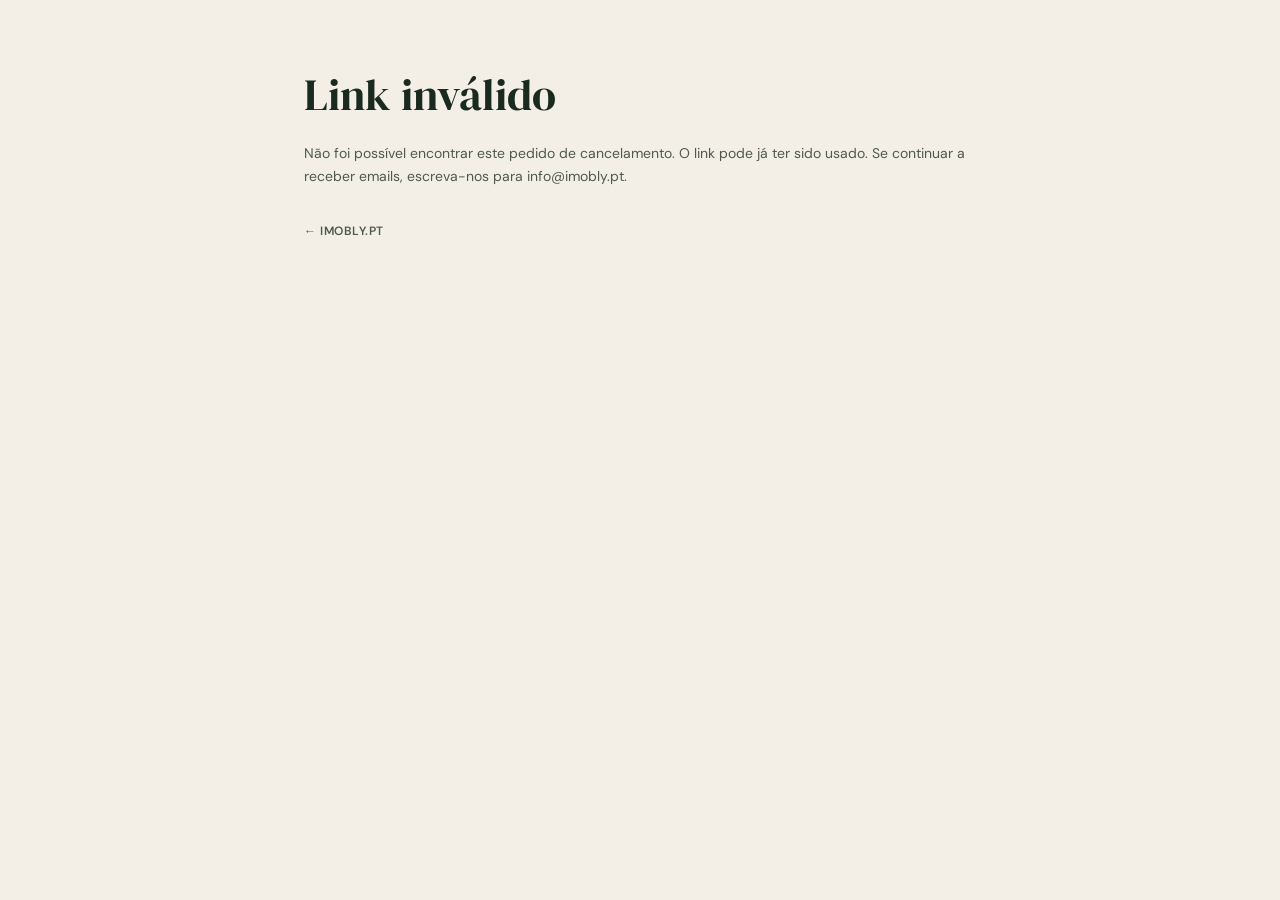
<file: cancelar.html>
<!DOCTYPE html>
<html lang="pt">
<head>
<meta charset="UTF-8">
<meta name="viewport" content="width=device-width, initial-scale=1.0">
<title>Cancelar subscrição — Imobly</title>
<meta name="robots" content="noindex">
<link rel="icon" type="image/png" sizes="192x192" href="/favicon-192.png">
<link rel="icon" type="image/png" sizes="32x32" href="/favicon-32.png">
<link rel="stylesheet" href="/fonts/fonts.css">
<style>
*,*::before,*::after{box-sizing:border-box;margin:0;padding:0}
:root{
  --cream:#F3EFE6;--copper:#C8A44D;--copper-deep:#8A6D1F;
  --ink:#1B2A1F;--slate:#4F5A4A;--border:#DDD6C6;
  --white:#FFFFFF;--dark:#141F18;
  --corm:'DM Serif Display',Georgia,serif;--mont:'DM Sans',sans-serif;
}
body{background:var(--cream);color:var(--ink);font-family:var(--mont);line-height:1.6}
.wrap{max-width:720px;margin:0 auto;padding:60px 24px 100px}
.back{display:inline-flex;align-items:center;gap:6px;font-size:12px;color:var(--slate);text-decoration:none;margin-bottom:32px;letter-spacing:.5px;text-transform:uppercase;font-weight:600}
.back:hover{color:var(--copper-deep)}
h1{font-family:var(--corm);font-size:clamp(32px,5vw,44px);font-weight:400;margin-bottom:8px}
.updated{font-size:12px;color:var(--slate);margin-bottom:40px}
h2{font-family:var(--corm);font-size:22px;font-weight:400;margin:30px 0 8px}
p{font-size:14px;color:var(--slate);margin-bottom:4px}
.notice{background:#F7EDCB;border:1px solid #E5D49A;border-radius:8px;padding:16px 18px;margin-bottom:32px;font-size:13px;color:#6A5420}
table{width:100%;border-collapse:collapse;margin:12px 0 20px;font-size:13px}
th,td{text-align:left;padding:8px 10px;border-bottom:1px solid var(--border);vertical-align:top}
th{font-family:var(--mont);font-weight:600;color:var(--ink);font-size:12px;text-transform:uppercase;letter-spacing:.3px}
td{color:var(--slate)}
.tag{display:inline-block;font-size:11px;font-weight:600;padding:2px 8px;border-radius:20px;letter-spacing:.3px}
.tag-on{background:#E7F0E3;color:#3D6B33}
.tag-off{background:#F0D9AE;color:#8A6D1F}
</style>
</head>
<body>
<div class="wrap">
  <h1 id="titulo">Cancelar subscrição</h1>
  <p id="msg" style="margin-top:12px;color:var(--slate)">A processar o seu pedido…</p>
  <p style="margin-top:32px"><a href="/" class="back">← imobly.pt</a></p>
</div>
<script>
(function(){
  var estado = new URLSearchParams(location.search).get('estado');
  var t = document.getElementById('titulo'), m = document.getElementById('msg');
  if (estado === 'ok') {
    t.textContent = 'Subscrição cancelada';
    m.textContent = 'Já não vai receber emails de marketing deste remetente. Se mudar de ideias, pode contactá-lo diretamente.';
  } else {
    t.textContent = 'Link inválido';
    m.textContent = 'Não foi possível encontrar este pedido de cancelamento. O link pode já ter sido usado. Se continuar a receber emails, escreva-nos para info@imobly.pt.';
  }
})();
</script>
</body>
</html>
</file>
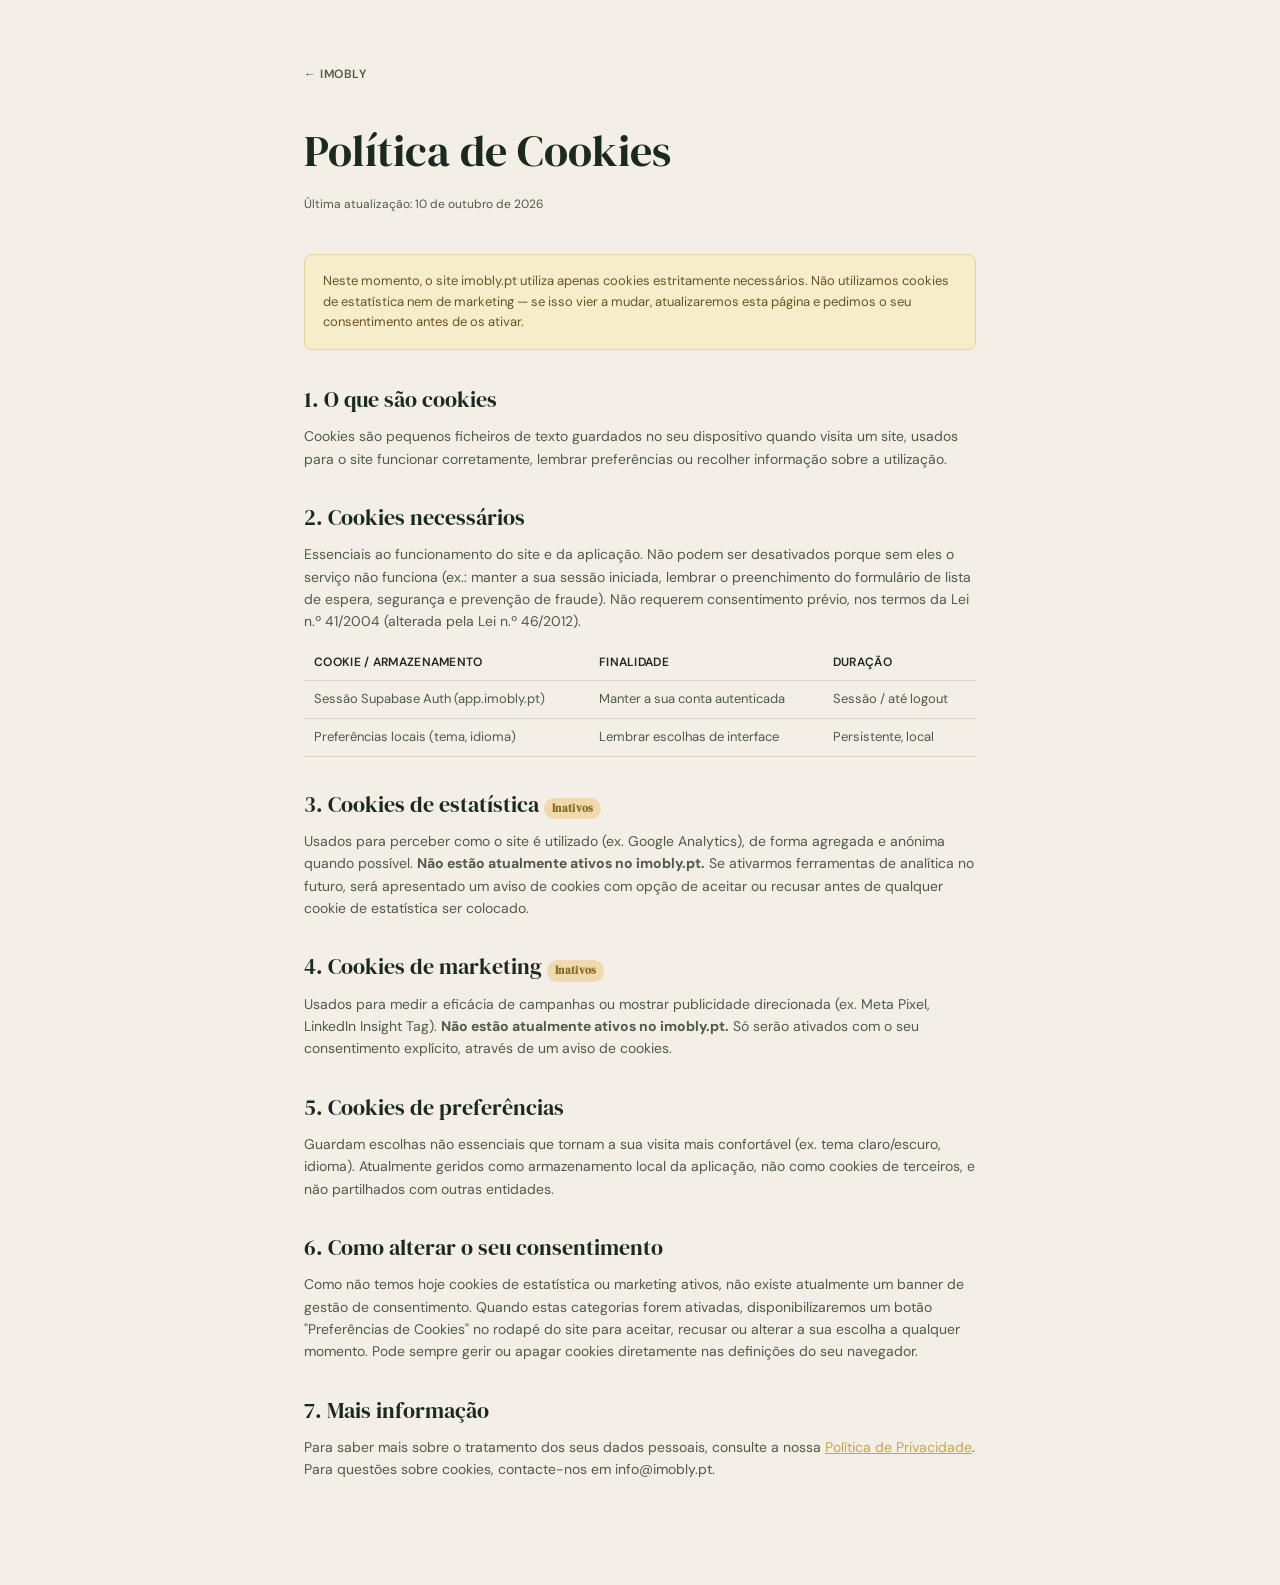
<file: cookies.html>
<!DOCTYPE html>
<html lang="pt">
<head>
<meta charset="UTF-8">
<meta name="viewport" content="width=device-width, initial-scale=1.0">
<title>Política de Cookies — Imobly</title>
<meta name="robots" content="noindex">
<link rel="icon" type="image/png" sizes="192x192" href="/favicon-192.png">
<link rel="icon" type="image/png" sizes="32x32" href="/favicon-32.png">
<link rel="stylesheet" href="/fonts/fonts.css">
<style>
body{font-variant-numeric:lining-nums}
*,*::before,*::after{box-sizing:border-box;margin:0;padding:0}
:root{
  --cream:#F3EFE6;--copper:#C8A44D;--copper-deep:#8A6D1F;
  --ink:#1B2A1F;--slate:#4F5A4A;--border:#DDD6C6;
  --white:#FFFFFF;--dark:#141F18;
  --corm:'DM Serif Display',Georgia,serif;--mont:'DM Sans',sans-serif;
}
body{background:var(--cream);color:var(--ink);font-family:var(--mont);line-height:1.6}
.wrap{max-width:720px;margin:0 auto;padding:60px 24px 100px}
.back{display:inline-flex;align-items:center;gap:6px;font-size:12px;color:var(--slate);text-decoration:none;margin-bottom:32px;letter-spacing:.5px;text-transform:uppercase;font-weight:600}
.back:hover{color:var(--copper-deep)}
h1{font-family:var(--corm);font-size:clamp(32px,5vw,44px);font-weight:400;margin-bottom:8px}
.updated{font-size:12px;color:var(--slate);margin-bottom:40px}
h2{font-family:var(--corm);font-size:22px;font-weight:400;margin:30px 0 8px}
p{font-size:14px;color:var(--slate);margin-bottom:4px}
.notice{background:#F7EDCB;border:1px solid #E5D49A;border-radius:8px;padding:16px 18px;margin-bottom:32px;font-size:13px;color:#6A5420}
table{width:100%;border-collapse:collapse;margin:12px 0 20px;font-size:13px}
th,td{text-align:left;padding:8px 10px;border-bottom:1px solid var(--border);vertical-align:top}
th{font-family:var(--mont);font-weight:600;color:var(--ink);font-size:12px;text-transform:uppercase;letter-spacing:.3px}
td{color:var(--slate)}
.tag{display:inline-block;font-size:11px;font-weight:600;padding:2px 8px;border-radius:20px;letter-spacing:.3px}
.tag-on{background:#E7F0E3;color:#3D6B33}
.tag-off{background:#F0D9AE;color:#8A6D1F}
</style>
</head>
<body>
<div class="wrap">
  <a href="/" class="back">← Imobly</a>
  <h1>Política de Cookies</h1>
  <p class="updated">Última atualização: 10 de outubro de 2026</p>

  <div class="notice">Neste momento, o site imobly.pt utiliza apenas cookies estritamente necessários. Não utilizamos cookies de estatística nem de marketing — se isso vier a mudar, atualizaremos esta página e pedimos o seu consentimento antes de os ativar.</div>

  <h2>1. O que são cookies</h2>
  <p>Cookies são pequenos ficheiros de texto guardados no seu dispositivo quando visita um site, usados para o site funcionar corretamente, lembrar preferências ou recolher informação sobre a utilização.</p>

  <h2>2. Cookies necessários</h2>
  <p>Essenciais ao funcionamento do site e da aplicação. Não podem ser desativados porque sem eles o serviço não funciona (ex.: manter a sua sessão iniciada, lembrar o preenchimento do formulário de lista de espera, segurança e prevenção de fraude). Não requerem consentimento prévio, nos termos da Lei n.º 41/2004 (alterada pela Lei n.º 46/2012).</p>
  <table>
    <tr><th>Cookie / armazenamento</th><th>Finalidade</th><th>Duração</th></tr>
    <tr><td>Sessão Supabase Auth (app.imobly.pt)</td><td>Manter a sua conta autenticada</td><td>Sessão / até logout</td></tr>
    <tr><td>Preferências locais (tema, idioma)</td><td>Lembrar escolhas de interface</td><td>Persistente, local</td></tr>
  </table>

  <h2>3. Cookies de estatística <span class="tag tag-off">Inativos</span></h2>
  <p>Usados para perceber como o site é utilizado (ex. Google Analytics), de forma agregada e anónima quando possível. <strong>Não estão atualmente ativos no imobly.pt.</strong> Se ativarmos ferramentas de analítica no futuro, será apresentado um aviso de cookies com opção de aceitar ou recusar antes de qualquer cookie de estatística ser colocado.</p>

  <h2>4. Cookies de marketing <span class="tag tag-off">Inativos</span></h2>
  <p>Usados para medir a eficácia de campanhas ou mostrar publicidade direcionada (ex. Meta Pixel, LinkedIn Insight Tag). <strong>Não estão atualmente ativos no imobly.pt.</strong> Só serão ativados com o seu consentimento explícito, através de um aviso de cookies.</p>

  <h2>5. Cookies de preferências</h2>
  <p>Guardam escolhas não essenciais que tornam a sua visita mais confortável (ex. tema claro/escuro, idioma). Atualmente geridos como armazenamento local da aplicação, não como cookies de terceiros, e não partilhados com outras entidades.</p>

  <h2>6. Como alterar o seu consentimento</h2>
  <p>Como não temos hoje cookies de estatística ou marketing ativos, não existe atualmente um banner de gestão de consentimento. Quando estas categorias forem ativadas, disponibilizaremos um botão "Preferências de Cookies" no rodapé do site para aceitar, recusar ou alterar a sua escolha a qualquer momento. Pode sempre gerir ou apagar cookies diretamente nas definições do seu navegador.</p>

  <h2>7. Mais informação</h2>
  <p>Para saber mais sobre o tratamento dos seus dados pessoais, consulte a nossa <a href="/privacidade.html" style="color:var(--copper)">Política de Privacidade</a>. Para questões sobre cookies, contacte-nos em info@imobly.pt.</p>
</div>
</body>
</html>
</file>
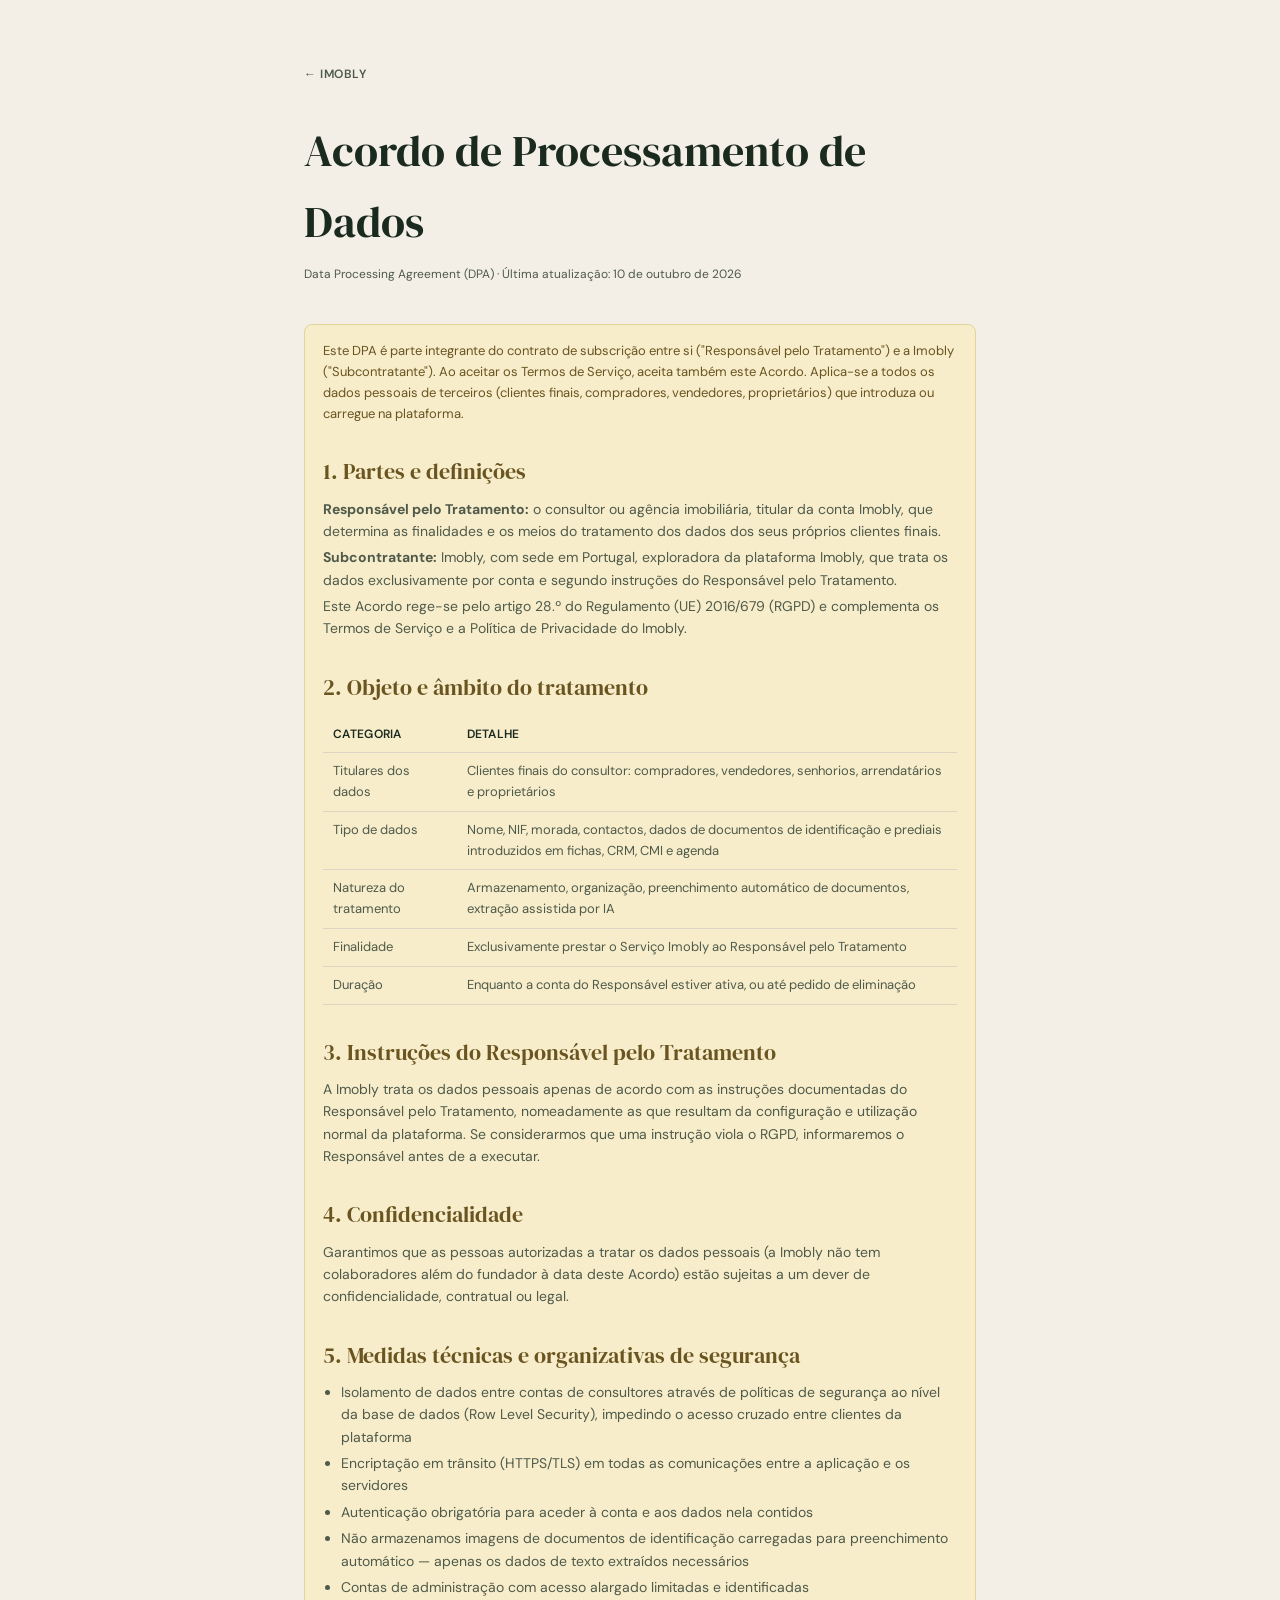
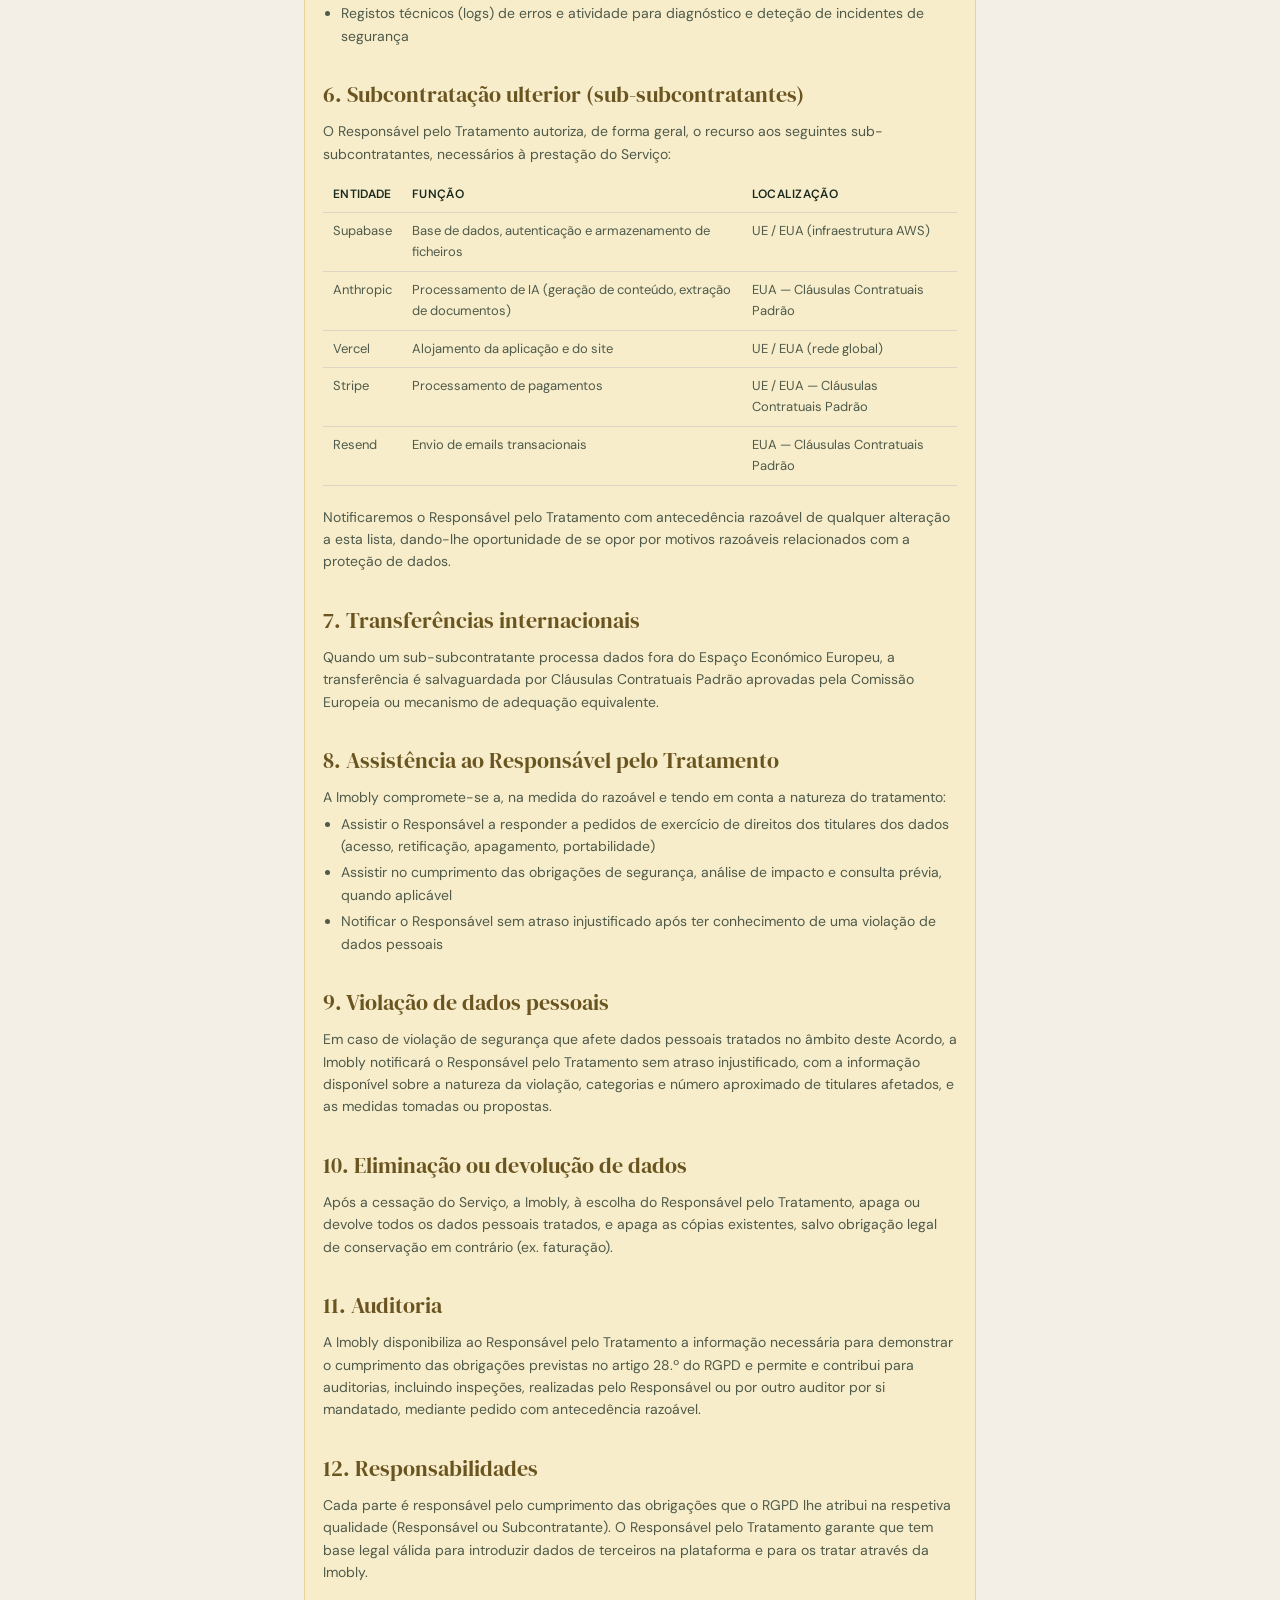
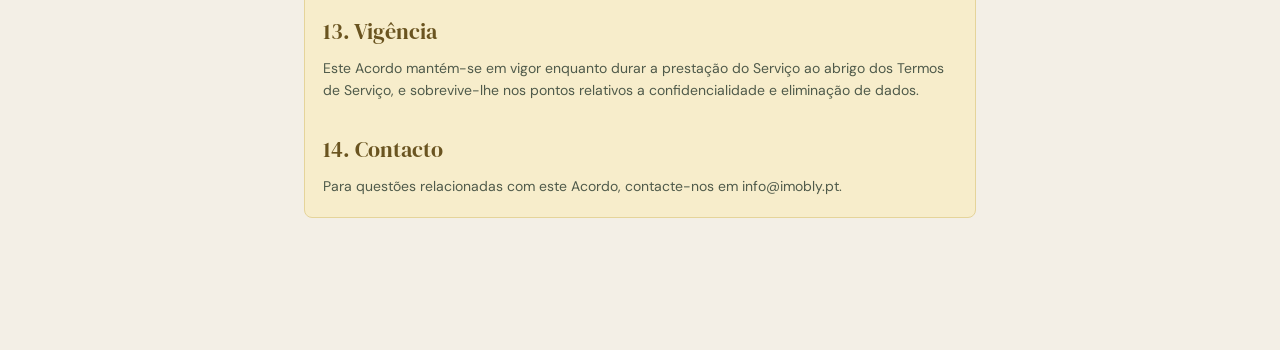
<file: dpa.html>
<!DOCTYPE html>
<html lang="pt">
<head>
<meta charset="UTF-8">
<meta name="viewport" content="width=device-width, initial-scale=1.0">
<title>Acordo de Processamento de Dados (DPA) — Imobly</title>
<meta name="robots" content="noindex">
<link rel="icon" type="image/png" sizes="192x192" href="/favicon-192.png">
<link rel="icon" type="image/png" sizes="32x32" href="/favicon-32.png">
<link rel="stylesheet" href="/fonts/fonts.css">
<style>
body{font-variant-numeric:lining-nums}
*,*::before,*::after{box-sizing:border-box;margin:0;padding:0}
:root{
  --cream:#F3EFE6;--copper:#C8A44D;--copper-deep:#8A6D1F;
  --ink:#1B2A1F;--slate:#4F5A4A;--border:#DDD6C6;
  --white:#FFFFFF;--dark:#141F18;
  --corm:'DM Serif Display',Georgia,serif;--mont:'DM Sans',sans-serif;
}
body{background:var(--cream);color:var(--ink);font-family:var(--mont);line-height:1.6}
.wrap{max-width:720px;margin:0 auto;padding:60px 24px 100px}
.back{display:inline-flex;align-items:center;gap:6px;font-size:12px;color:var(--slate);text-decoration:none;margin-bottom:32px;letter-spacing:.5px;text-transform:uppercase;font-weight:600}
.back:hover{color:var(--copper-deep)}
h1{font-family:var(--corm);font-size:clamp(32px,5vw,44px);font-weight:400;margin-bottom:8px}
.updated{font-size:12px;color:var(--slate);margin-bottom:40px}
h2{font-family:var(--corm);font-size:22px;font-weight:400;margin:30px 0 8px}
h3{font-family:var(--mont);font-size:13px;font-weight:600;margin:16px 0 4px;color:var(--ink)}
p,li{font-size:14px;color:var(--slate);margin-bottom:4px}
ul{margin-left:18px;margin-bottom:8px}
.notice{background:#F7EDCB;border:1px solid #E5D49A;border-radius:8px;padding:16px 18px;margin-bottom:32px;font-size:13px;color:#6A5420}
table{width:100%;border-collapse:collapse;margin:12px 0 20px;font-size:13px}
th,td{text-align:left;padding:8px 10px;border-bottom:1px solid var(--border);vertical-align:top}
th{font-family:var(--mont);font-weight:600;color:var(--ink);font-size:12px;text-transform:uppercase;letter-spacing:.3px}
td{color:var(--slate)}
</style>
</head>
<body>
<div class="wrap">
  <a href="/" class="back">← Imobly</a>
  <h1>Acordo de Processamento de Dados</h1>
  <p class="updated">Data Processing Agreement (DPA) · Última atualização: 10 de outubro de 2026</p>

  <div class="notice">Este DPA é parte integrante do contrato de subscrição entre si ("Responsável pelo Tratamento") e a Imobly ("Subcontratante"). Ao aceitar os Termos de Serviço, aceita também este Acordo. Aplica-se a todos os dados pessoais de terceiros (clientes finais, compradores, vendedores, proprietários) que introduza ou carregue na plataforma.</p>

  <h2>1. Partes e definições</h2>
  <p><strong>Responsável pelo Tratamento:</strong> o consultor ou agência imobiliária, titular da conta Imobly, que determina as finalidades e os meios do tratamento dos dados dos seus próprios clientes finais.</p>
  <p><strong>Subcontratante:</strong> Imobly, com sede em Portugal, exploradora da plataforma Imobly, que trata os dados exclusivamente por conta e segundo instruções do Responsável pelo Tratamento.</p>
  <p>Este Acordo rege-se pelo artigo 28.º do Regulamento (UE) 2016/679 (RGPD) e complementa os Termos de Serviço e a Política de Privacidade do Imobly.</p>

  <h2>2. Objeto e âmbito do tratamento</h2>
  <table>
    <tr><th>Categoria</th><th>Detalhe</th></tr>
    <tr><td>Titulares dos dados</td><td>Clientes finais do consultor: compradores, vendedores, senhorios, arrendatários e proprietários</td></tr>
    <tr><td>Tipo de dados</td><td>Nome, NIF, morada, contactos, dados de documentos de identificação e prediais introduzidos em fichas, CRM, CMI e agenda</td></tr>
    <tr><td>Natureza do tratamento</td><td>Armazenamento, organização, preenchimento automático de documentos, extração assistida por IA</td></tr>
    <tr><td>Finalidade</td><td>Exclusivamente prestar o Serviço Imobly ao Responsável pelo Tratamento</td></tr>
    <tr><td>Duração</td><td>Enquanto a conta do Responsável estiver ativa, ou até pedido de eliminação</td></tr>
  </table>

  <h2>3. Instruções do Responsável pelo Tratamento</h2>
  <p>A Imobly trata os dados pessoais apenas de acordo com as instruções documentadas do Responsável pelo Tratamento, nomeadamente as que resultam da configuração e utilização normal da plataforma. Se considerarmos que uma instrução viola o RGPD, informaremos o Responsável antes de a executar.</p>

  <h2>4. Confidencialidade</h2>
  <p>Garantimos que as pessoas autorizadas a tratar os dados pessoais (a Imobly não tem colaboradores além do fundador à data deste Acordo) estão sujeitas a um dever de confidencialidade, contratual ou legal.</p>

  <h2>5. Medidas técnicas e organizativas de segurança</h2>
  <ul>
    <li>Isolamento de dados entre contas de consultores através de políticas de segurança ao nível da base de dados (Row Level Security), impedindo o acesso cruzado entre clientes da plataforma</li>
    <li>Encriptação em trânsito (HTTPS/TLS) em todas as comunicações entre a aplicação e os servidores</li>
    <li>Autenticação obrigatória para aceder à conta e aos dados nela contidos</li>
    <li>Não armazenamos imagens de documentos de identificação carregadas para preenchimento automático — apenas os dados de texto extraídos necessários</li>
    <li>Contas de administração com acesso alargado limitadas e identificadas</li>
    <li>Registos técnicos (logs) de erros e atividade para diagnóstico e deteção de incidentes de segurança</li>
  </ul>

  <h2>6. Subcontratação ulterior (sub-subcontratantes)</h2>
  <p>O Responsável pelo Tratamento autoriza, de forma geral, o recurso aos seguintes sub-subcontratantes, necessários à prestação do Serviço:</p>
  <table>
    <tr><th>Entidade</th><th>Função</th><th>Localização</th></tr>
    <tr><td>Supabase</td><td>Base de dados, autenticação e armazenamento de ficheiros</td><td>UE / EUA (infraestrutura AWS)</td></tr>
    <tr><td>Anthropic</td><td>Processamento de IA (geração de conteúdo, extração de documentos)</td><td>EUA — Cláusulas Contratuais Padrão</td></tr>
    <tr><td>Vercel</td><td>Alojamento da aplicação e do site</td><td>UE / EUA (rede global)</td></tr>
    <tr><td>Stripe</td><td>Processamento de pagamentos</td><td>UE / EUA — Cláusulas Contratuais Padrão</td></tr>
    <tr><td>Resend</td><td>Envio de emails transacionais</td><td>EUA — Cláusulas Contratuais Padrão</td></tr>
  </table>
  <p>Notificaremos o Responsável pelo Tratamento com antecedência razoável de qualquer alteração a esta lista, dando-lhe oportunidade de se opor por motivos razoáveis relacionados com a proteção de dados.</p>

  <h2>7. Transferências internacionais</h2>
  <p>Quando um sub-subcontratante processa dados fora do Espaço Económico Europeu, a transferência é salvaguardada por Cláusulas Contratuais Padrão aprovadas pela Comissão Europeia ou mecanismo de adequação equivalente.</p>

  <h2>8. Assistência ao Responsável pelo Tratamento</h2>
  <p>A Imobly compromete-se a, na medida do razoável e tendo em conta a natureza do tratamento:</p>
  <ul>
    <li>Assistir o Responsável a responder a pedidos de exercício de direitos dos titulares dos dados (acesso, retificação, apagamento, portabilidade)</li>
    <li>Assistir no cumprimento das obrigações de segurança, análise de impacto e consulta prévia, quando aplicável</li>
    <li>Notificar o Responsável sem atraso injustificado após ter conhecimento de uma violação de dados pessoais</li>
  </ul>

  <h2>9. Violação de dados pessoais</h2>
  <p>Em caso de violação de segurança que afete dados pessoais tratados no âmbito deste Acordo, a Imobly notificará o Responsável pelo Tratamento sem atraso injustificado, com a informação disponível sobre a natureza da violação, categorias e número aproximado de titulares afetados, e as medidas tomadas ou propostas.</p>

  <h2>10. Eliminação ou devolução de dados</h2>
  <p>Após a cessação do Serviço, a Imobly, à escolha do Responsável pelo Tratamento, apaga ou devolve todos os dados pessoais tratados, e apaga as cópias existentes, salvo obrigação legal de conservação em contrário (ex. faturação).</p>

  <h2>11. Auditoria</h2>
  <p>A Imobly disponibiliza ao Responsável pelo Tratamento a informação necessária para demonstrar o cumprimento das obrigações previstas no artigo 28.º do RGPD e permite e contribui para auditorias, incluindo inspeções, realizadas pelo Responsável ou por outro auditor por si mandatado, mediante pedido com antecedência razoável.</p>

  <h2>12. Responsabilidades</h2>
  <p>Cada parte é responsável pelo cumprimento das obrigações que o RGPD lhe atribui na respetiva qualidade (Responsável ou Subcontratante). O Responsável pelo Tratamento garante que tem base legal válida para introduzir dados de terceiros na plataforma e para os tratar através da Imobly.</p>

  <h2>13. Vigência</h2>
  <p>Este Acordo mantém-se em vigor enquanto durar a prestação do Serviço ao abrigo dos Termos de Serviço, e sobrevive-lhe nos pontos relativos a confidencialidade e eliminação de dados.</p>

  <h2>14. Contacto</h2>
  <p>Para questões relacionadas com este Acordo, contacte-nos em info@imobly.pt.</p>
</div>
</body>
</html>
</file>
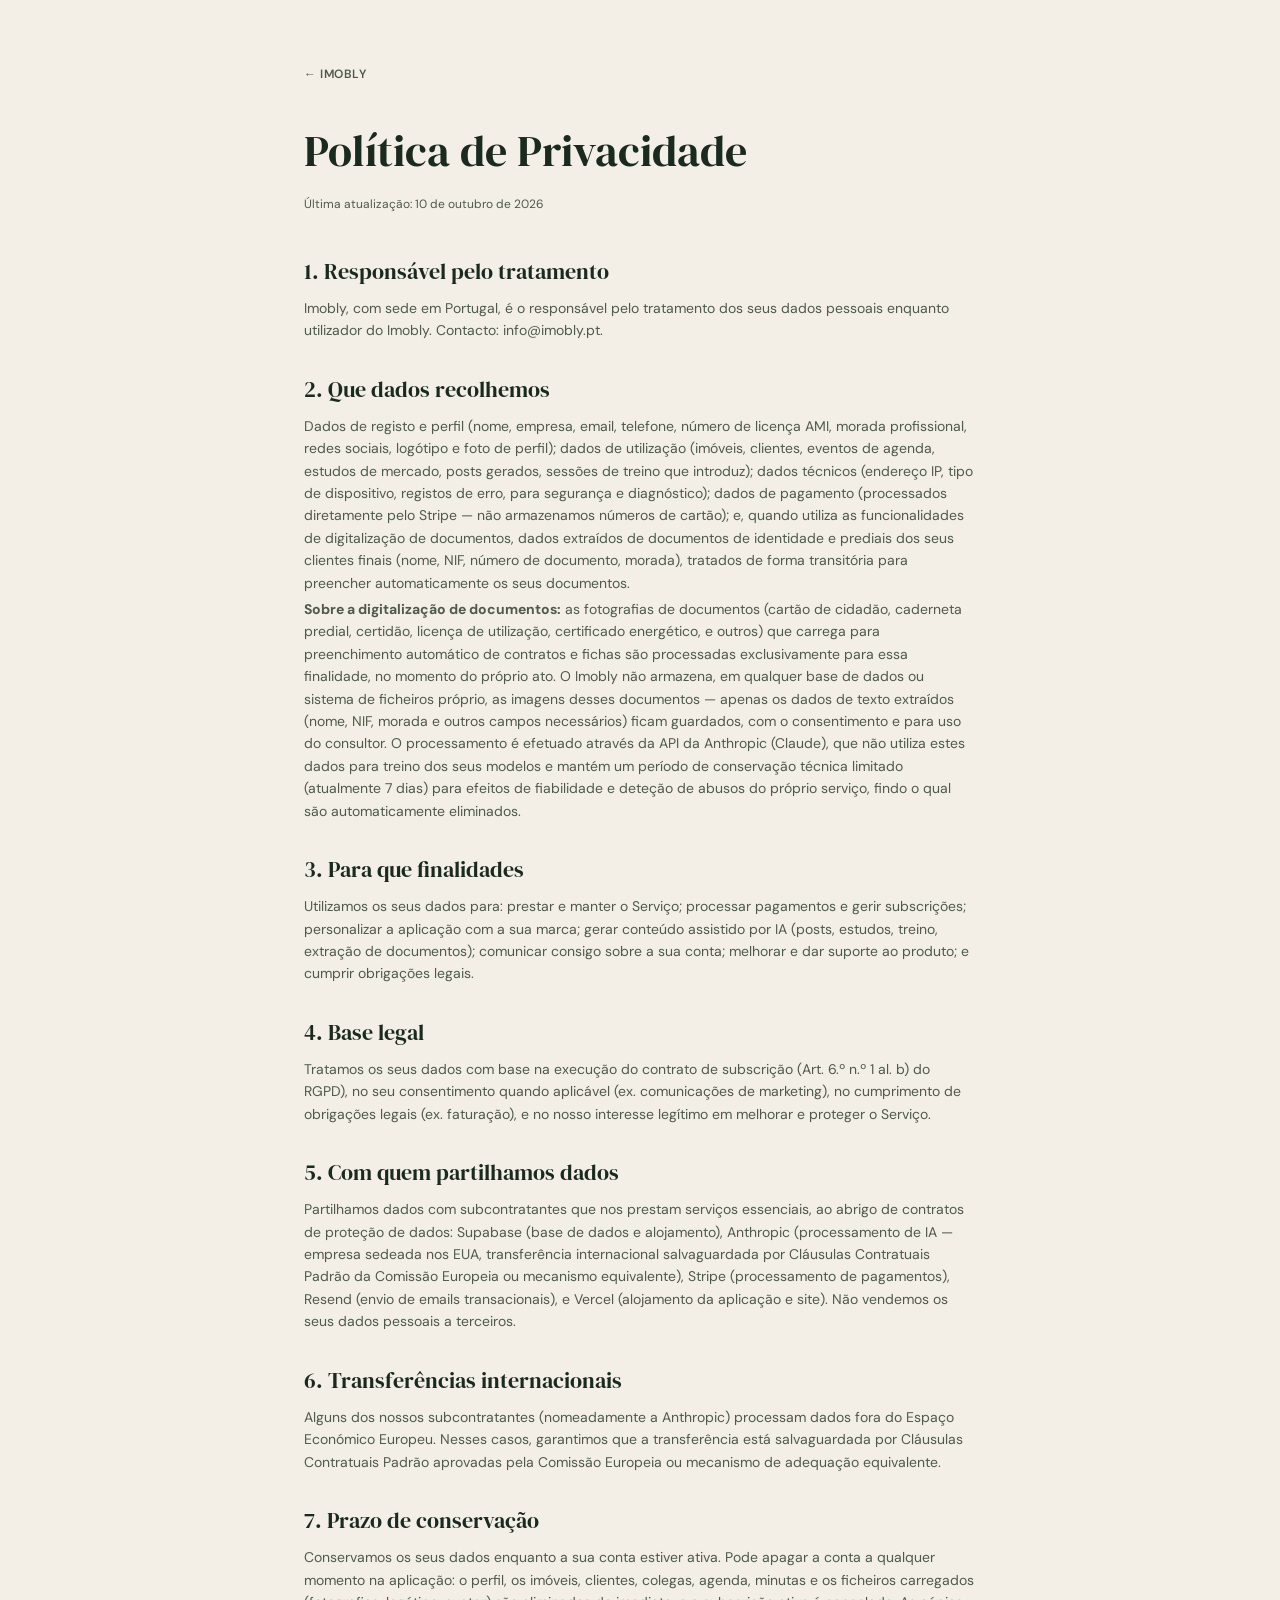
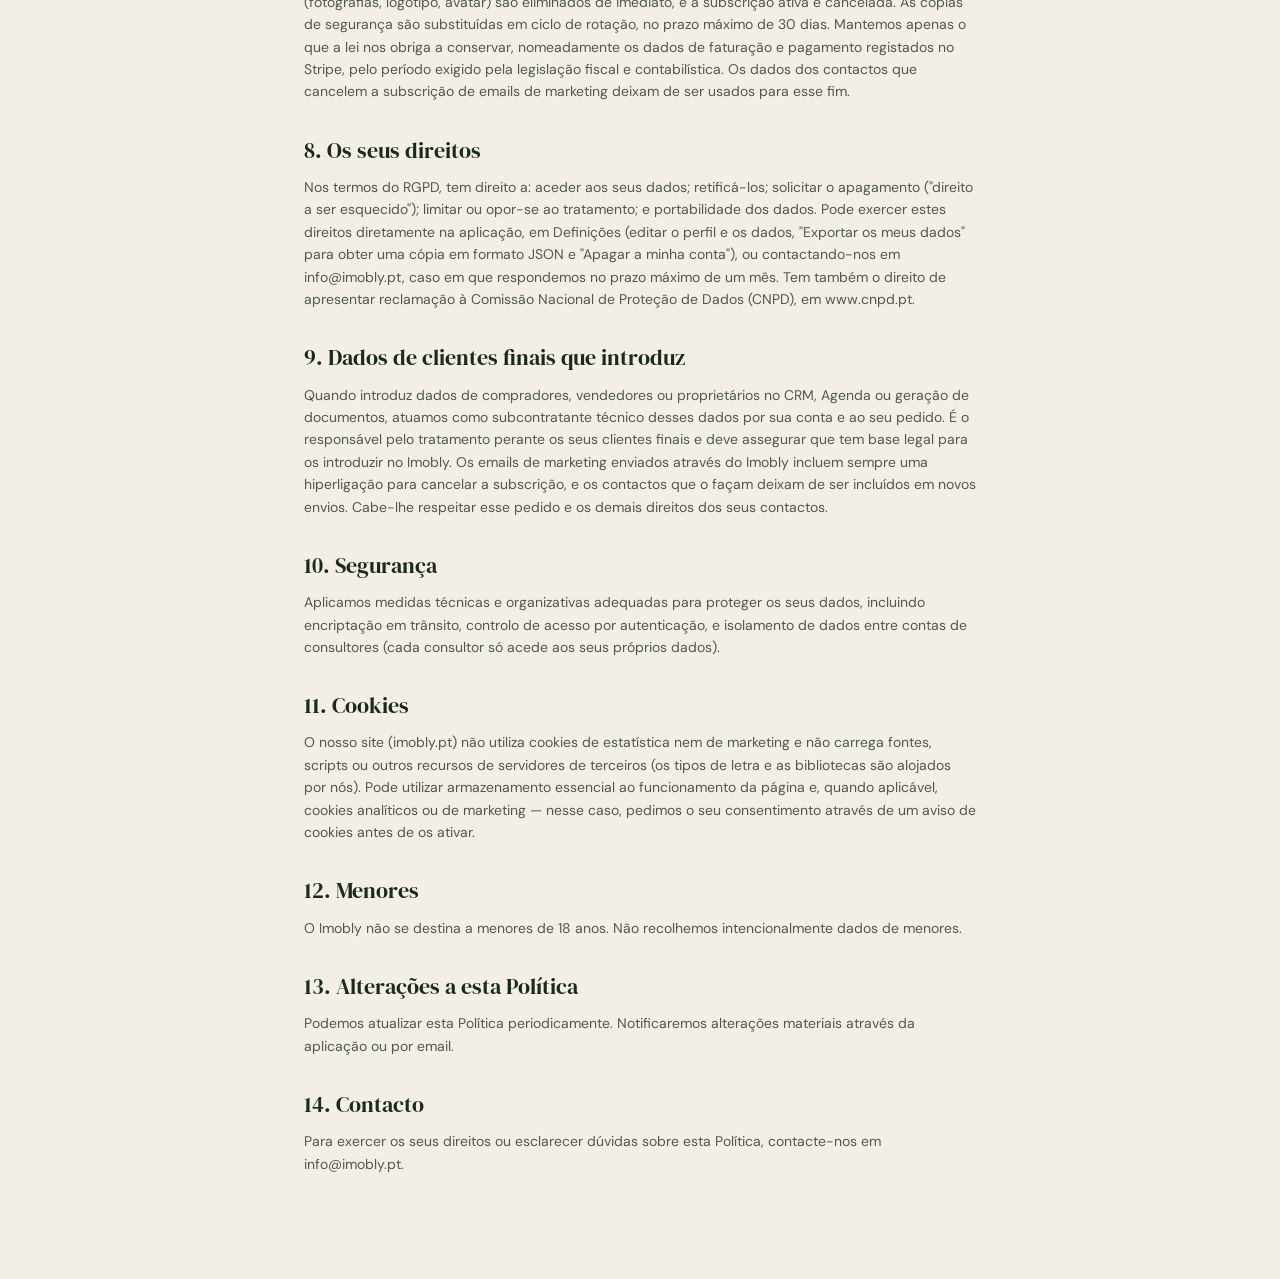
<file: privacidade.html>
<!DOCTYPE html>
<html lang="pt">
<head>
<meta charset="UTF-8">
<meta name="viewport" content="width=device-width, initial-scale=1.0">
<title>Política de Privacidade — Imobly</title>
<meta name="robots" content="noindex">
<link rel="icon" type="image/png" sizes="192x192" href="/favicon-192.png">
<link rel="icon" type="image/png" sizes="32x32" href="/favicon-32.png">
<link rel="stylesheet" href="/fonts/fonts.css">
<style>
body{font-variant-numeric:lining-nums}
*,*::before,*::after{box-sizing:border-box;margin:0;padding:0}
:root{
  --cream:#F3EFE6;--copper:#C8A44D;--copper-deep:#8A6D1F;
  --ink:#1B2A1F;--slate:#4F5A4A;--border:#DDD6C6;
  --white:#FFFFFF;--dark:#141F18;
  --corm:'DM Serif Display',Georgia,serif;--mont:'DM Sans',sans-serif;
}
body{background:var(--cream);color:var(--ink);font-family:var(--mont);line-height:1.6}
.wrap{max-width:720px;margin:0 auto;padding:60px 24px 100px}
.back{display:inline-flex;align-items:center;gap:6px;font-size:12px;color:var(--slate);text-decoration:none;margin-bottom:32px;letter-spacing:.5px;text-transform:uppercase;font-weight:600}
.back:hover{color:var(--copper-deep)}
h1{font-family:var(--corm);font-size:clamp(32px,5vw,44px);font-weight:400;margin-bottom:8px}
.updated{font-size:12px;color:var(--slate);margin-bottom:40px}
h2{font-family:var(--corm);font-size:22px;font-weight:400;margin:30px 0 8px}
p{font-size:14px;color:var(--slate);margin-bottom:4px}
.notice{background:#F7EDCB;border:1px solid #E5D49A;border-radius:8px;padding:16px 18px;margin-bottom:32px;font-size:13px;color:#6A5420}
</style>
</head>
<body>
<div class="wrap">
  <a href="/" class="back">← Imobly</a>
  <h1>Política de Privacidade</h1>
  <p class="updated">Última atualização: 10 de outubro de 2026</p>

  <h2>1. Responsável pelo tratamento</h2>
  <p>Imobly, com sede em Portugal, é o responsável pelo tratamento dos seus dados pessoais enquanto utilizador do Imobly. Contacto: info@imobly.pt.</p>

  <h2>2. Que dados recolhemos</h2>
  <p>Dados de registo e perfil (nome, empresa, email, telefone, número de licença AMI, morada profissional, redes sociais, logótipo e foto de perfil); dados de utilização (imóveis, clientes, eventos de agenda, estudos de mercado, posts gerados, sessões de treino que introduz); dados técnicos (endereço IP, tipo de dispositivo, registos de erro, para segurança e diagnóstico); dados de pagamento (processados diretamente pelo Stripe — não armazenamos números de cartão); e, quando utiliza as funcionalidades de digitalização de documentos, dados extraídos de documentos de identidade e prediais dos seus clientes finais (nome, NIF, número de documento, morada), tratados de forma transitória para preencher automaticamente os seus documentos.</p>
  <p><strong>Sobre a digitalização de documentos:</strong> as fotografias de documentos (cartão de cidadão, caderneta predial, certidão, licença de utilização, certificado energético, e outros) que carrega para preenchimento automático de contratos e fichas são processadas exclusivamente para essa finalidade, no momento do próprio ato. O Imobly não armazena, em qualquer base de dados ou sistema de ficheiros próprio, as imagens desses documentos — apenas os dados de texto extraídos (nome, NIF, morada e outros campos necessários) ficam guardados, com o consentimento e para uso do consultor. O processamento é efetuado através da API da Anthropic (Claude), que não utiliza estes dados para treino dos seus modelos e mantém um período de conservação técnica limitado (atualmente 7 dias) para efeitos de fiabilidade e deteção de abusos do próprio serviço, findo o qual são automaticamente eliminados.</p>

  <h2>3. Para que finalidades</h2>
  <p>Utilizamos os seus dados para: prestar e manter o Serviço; processar pagamentos e gerir subscrições; personalizar a aplicação com a sua marca; gerar conteúdo assistido por IA (posts, estudos, treino, extração de documentos); comunicar consigo sobre a sua conta; melhorar e dar suporte ao produto; e cumprir obrigações legais.</p>

  <h2>4. Base legal</h2>
  <p>Tratamos os seus dados com base na execução do contrato de subscrição (Art. 6.º n.º 1 al. b) do RGPD), no seu consentimento quando aplicável (ex. comunicações de marketing), no cumprimento de obrigações legais (ex. faturação), e no nosso interesse legítimo em melhorar e proteger o Serviço.</p>

  <h2>5. Com quem partilhamos dados</h2>
  <p>Partilhamos dados com subcontratantes que nos prestam serviços essenciais, ao abrigo de contratos de proteção de dados: Supabase (base de dados e alojamento), Anthropic (processamento de IA — empresa sedeada nos EUA, transferência internacional salvaguardada por Cláusulas Contratuais Padrão da Comissão Europeia ou mecanismo equivalente), Stripe (processamento de pagamentos), Resend (envio de emails transacionais), e Vercel (alojamento da aplicação e site). Não vendemos os seus dados pessoais a terceiros.</p>

  <h2>6. Transferências internacionais</h2>
  <p>Alguns dos nossos subcontratantes (nomeadamente a Anthropic) processam dados fora do Espaço Económico Europeu. Nesses casos, garantimos que a transferência está salvaguardada por Cláusulas Contratuais Padrão aprovadas pela Comissão Europeia ou mecanismo de adequação equivalente.</p>

  <h2>7. Prazo de conservação</h2>
  <p>Conservamos os seus dados enquanto a sua conta estiver ativa. Pode apagar a conta a qualquer momento na aplicação: o perfil, os imóveis, clientes, colegas, agenda, minutas e os ficheiros carregados (fotografias, logótipo, avatar) são eliminados de imediato, e a subscrição ativa é cancelada. As cópias de segurança são substituídas em ciclo de rotação, no prazo máximo de 30 dias. Mantemos apenas o que a lei nos obriga a conservar, nomeadamente os dados de faturação e pagamento registados no Stripe, pelo período exigido pela legislação fiscal e contabilística. Os dados dos contactos que cancelem a subscrição de emails de marketing deixam de ser usados para esse fim.</p>

  <h2>8. Os seus direitos</h2>
  <p>Nos termos do RGPD, tem direito a: aceder aos seus dados; retificá-los; solicitar o apagamento ("direito a ser esquecido"); limitar ou opor-se ao tratamento; e portabilidade dos dados. Pode exercer estes direitos diretamente na aplicação, em Definições (editar o perfil e os dados, "Exportar os meus dados" para obter uma cópia em formato JSON e "Apagar a minha conta"), ou contactando-nos em info@imobly.pt, caso em que respondemos no prazo máximo de um mês. Tem também o direito de apresentar reclamação à Comissão Nacional de Proteção de Dados (CNPD), em www.cnpd.pt.</p>

  <h2>9. Dados de clientes finais que introduz</h2>
  <p>Quando introduz dados de compradores, vendedores ou proprietários no CRM, Agenda ou geração de documentos, atuamos como subcontratante técnico desses dados por sua conta e ao seu pedido. É o responsável pelo tratamento perante os seus clientes finais e deve assegurar que tem base legal para os introduzir no Imobly. Os emails de marketing enviados através do Imobly incluem sempre uma hiperligação para cancelar a subscrição, e os contactos que o façam deixam de ser incluídos em novos envios. Cabe-lhe respeitar esse pedido e os demais direitos dos seus contactos.</p>

  <h2>10. Segurança</h2>
  <p>Aplicamos medidas técnicas e organizativas adequadas para proteger os seus dados, incluindo encriptação em trânsito, controlo de acesso por autenticação, e isolamento de dados entre contas de consultores (cada consultor só acede aos seus próprios dados).</p>

  <h2>11. Cookies</h2>
  <p>O nosso site (imobly.pt) não utiliza cookies de estatística nem de marketing e não carrega fontes, scripts ou outros recursos de servidores de terceiros (os tipos de letra e as bibliotecas são alojados por nós). Pode utilizar armazenamento essencial ao funcionamento da página e, quando aplicável, cookies analíticos ou de marketing — nesse caso, pedimos o seu consentimento através de um aviso de cookies antes de os ativar.</p>

  <h2>12. Menores</h2>
  <p>O Imobly não se destina a menores de 18 anos. Não recolhemos intencionalmente dados de menores.</p>

  <h2>13. Alterações a esta Política</h2>
  <p>Podemos atualizar esta Política periodicamente. Notificaremos alterações materiais através da aplicação ou por email.</p>

  <h2>14. Contacto</h2>
  <p>Para exercer os seus direitos ou esclarecer dúvidas sobre esta Política, contacte-nos em info@imobly.pt.</p>
</div>
</body>
</html>
</file>
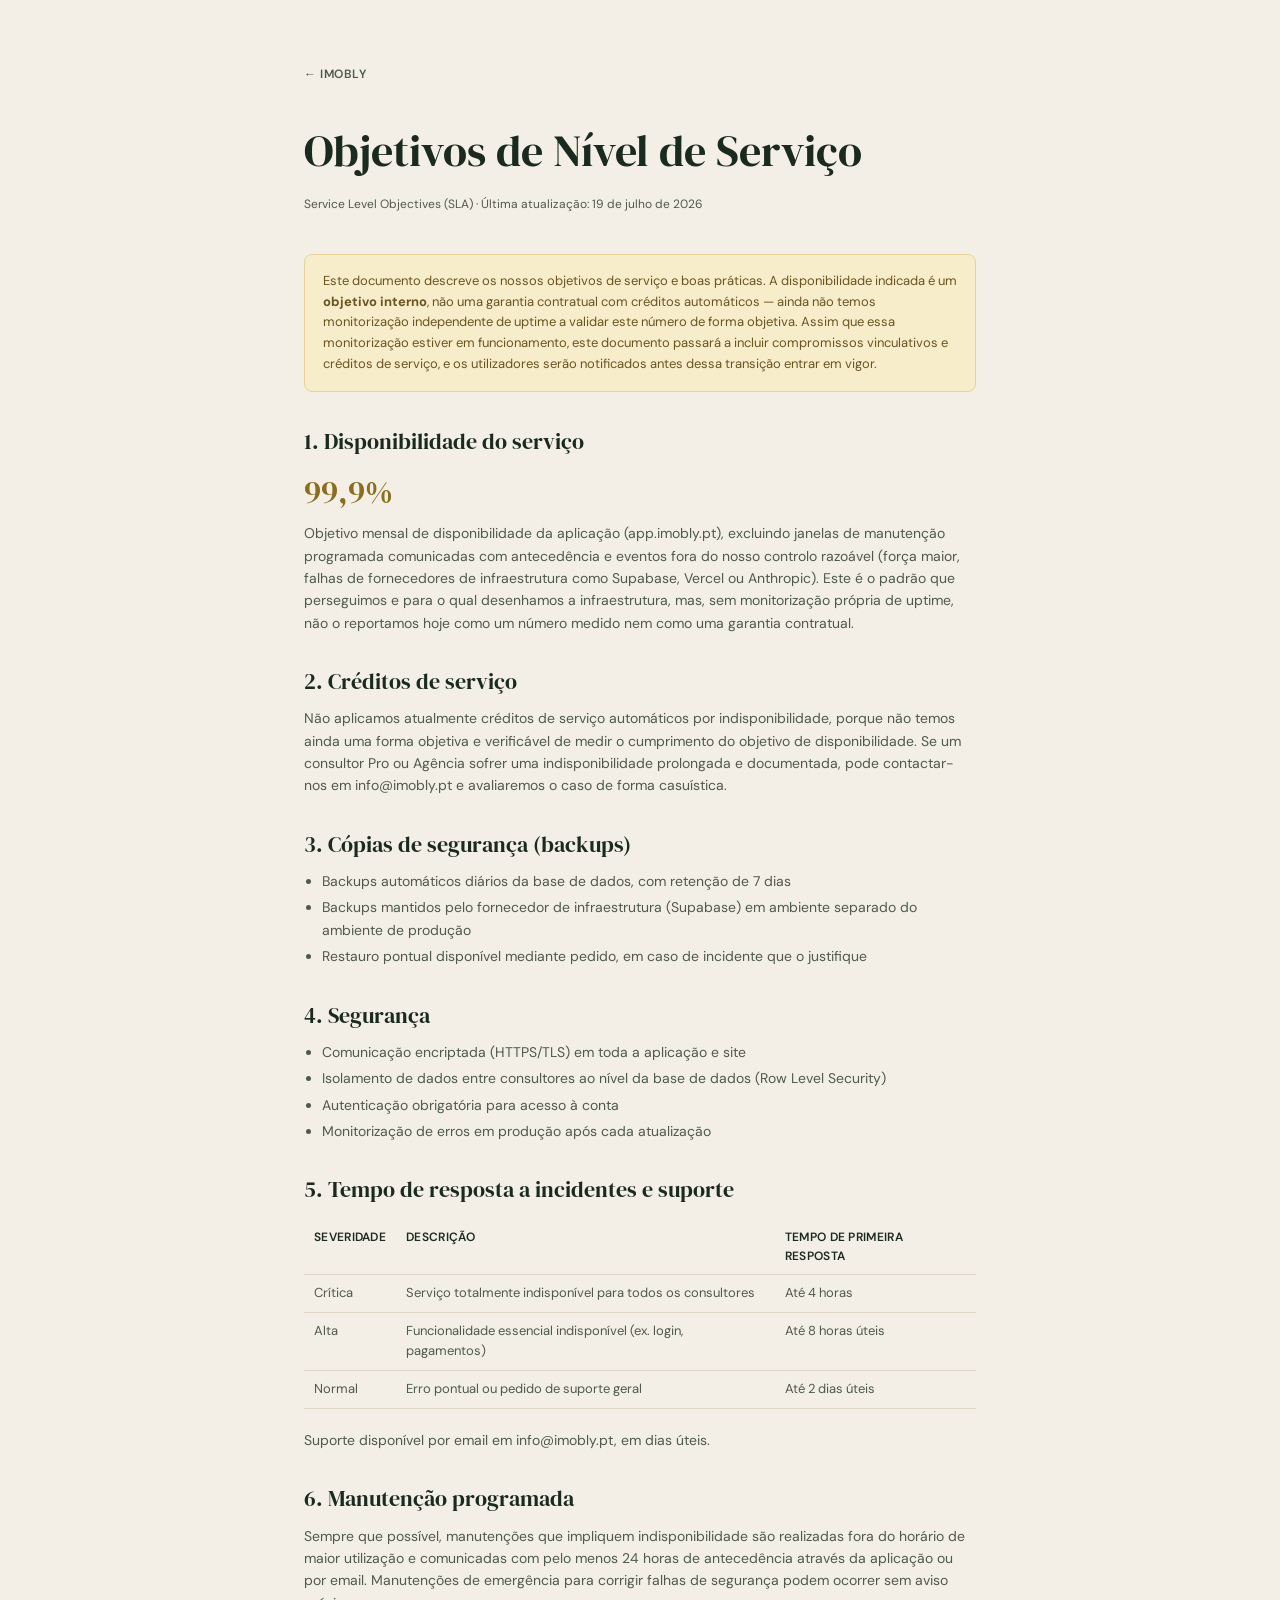
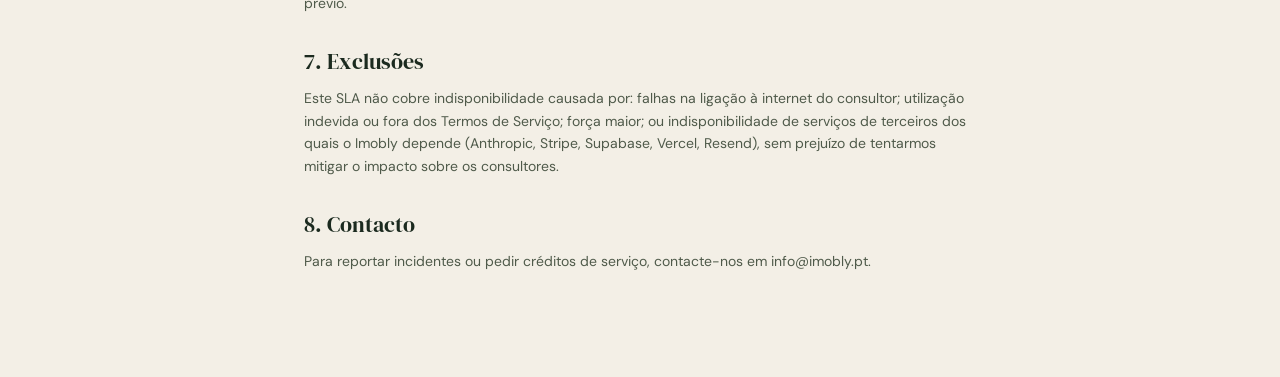
<file: sla.html>
<!DOCTYPE html>
<html lang="pt">
<head>
<meta charset="UTF-8">
<meta name="viewport" content="width=device-width, initial-scale=1.0">
<title>Objetivos de Nível de Serviço (SLA) — Imobly</title>
<meta name="robots" content="noindex">
<link rel="icon" type="image/png" sizes="192x192" href="/favicon-192.png">
<link rel="icon" type="image/png" sizes="32x32" href="/favicon-32.png">
<link rel="stylesheet" href="/fonts/fonts.css">
<style>
body{font-variant-numeric:lining-nums}
*,*::before,*::after{box-sizing:border-box;margin:0;padding:0}
:root{
  --cream:#F3EFE6;--copper:#C8A44D;--copper-deep:#8A6D1F;
  --ink:#1B2A1F;--slate:#4F5A4A;--border:#DDD6C6;
  --white:#FFFFFF;--dark:#141F18;
  --corm:'DM Serif Display',Georgia,serif;--mont:'DM Sans',sans-serif;
}
body{background:var(--cream);color:var(--ink);font-family:var(--mont);line-height:1.6}
.wrap{max-width:720px;margin:0 auto;padding:60px 24px 100px}
.back{display:inline-flex;align-items:center;gap:6px;font-size:12px;color:var(--slate);text-decoration:none;margin-bottom:32px;letter-spacing:.5px;text-transform:uppercase;font-weight:600}
.back:hover{color:var(--copper-deep)}
h1{font-family:var(--corm);font-size:clamp(32px,5vw,44px);font-weight:400;margin-bottom:8px}
.updated{font-size:12px;color:var(--slate);margin-bottom:40px}
h2{font-family:var(--corm);font-size:22px;font-weight:400;margin:30px 0 8px}
p,li{font-size:14px;color:var(--slate);margin-bottom:4px}
ul{margin-left:18px;margin-bottom:8px}
.notice{background:#F7EDCB;border:1px solid #E5D49A;border-radius:8px;padding:16px 18px;margin-bottom:32px;font-size:13px;color:#6A5420}
table{width:100%;border-collapse:collapse;margin:12px 0 20px;font-size:13px}
th,td{text-align:left;padding:8px 10px;border-bottom:1px solid var(--border);vertical-align:top}
th{font-family:var(--mont);font-weight:600;color:var(--ink);font-size:12px;text-transform:uppercase;letter-spacing:.3px}
td{color:var(--slate)}
.big{font-family:var(--corm);font-size:32px;color:var(--copper-deep)}
</style>
</head>
<body>
<div class="wrap">
  <a href="/" class="back">← Imobly</a>
  <h1>Objetivos de Nível de Serviço</h1>
  <p class="updated">Service Level Objectives (SLA) · Última atualização: 19 de julho de 2026</p>

  <div class="notice">Este documento descreve os nossos objetivos de serviço e boas práticas. A disponibilidade indicada é um <strong>objetivo interno</strong>, não uma garantia contratual com créditos automáticos — ainda não temos monitorização independente de uptime a validar este número de forma objetiva. Assim que essa monitorização estiver em funcionamento, este documento passará a incluir compromissos vinculativos e créditos de serviço, e os utilizadores serão notificados antes dessa transição entrar em vigor.</div>

  <h2>1. Disponibilidade do serviço</h2>
  <p class="big">99,9%</p>
  <p>Objetivo mensal de disponibilidade da aplicação (app.imobly.pt), excluindo janelas de manutenção programada comunicadas com antecedência e eventos fora do nosso controlo razoável (força maior, falhas de fornecedores de infraestrutura como Supabase, Vercel ou Anthropic). Este é o padrão que perseguimos e para o qual desenhamos a infraestrutura, mas, sem monitorização própria de uptime, não o reportamos hoje como um número medido nem como uma garantia contratual.</p>

  <h2>2. Créditos de serviço</h2>
  <p>Não aplicamos atualmente créditos de serviço automáticos por indisponibilidade, porque não temos ainda uma forma objetiva e verificável de medir o cumprimento do objetivo de disponibilidade. Se um consultor Pro ou Agência sofrer uma indisponibilidade prolongada e documentada, pode contactar-nos em info@imobly.pt e avaliaremos o caso de forma casuística.</p>

  <h2>3. Cópias de segurança (backups)</h2>
  <ul>
    <li>Backups automáticos diários da base de dados, com retenção de 7 dias</li>
    <li>Backups mantidos pelo fornecedor de infraestrutura (Supabase) em ambiente separado do ambiente de produção</li>
    <li>Restauro pontual disponível mediante pedido, em caso de incidente que o justifique</li>
  </ul>

  <h2>4. Segurança</h2>
  <ul>
    <li>Comunicação encriptada (HTTPS/TLS) em toda a aplicação e site</li>
    <li>Isolamento de dados entre consultores ao nível da base de dados (Row Level Security)</li>
    <li>Autenticação obrigatória para acesso à conta</li>
    <li>Monitorização de erros em produção após cada atualização</li>
  </ul>

  <h2>5. Tempo de resposta a incidentes e suporte</h2>
  <table>
    <tr><th>Severidade</th><th>Descrição</th><th>Tempo de primeira resposta</th></tr>
    <tr><td>Crítica</td><td>Serviço totalmente indisponível para todos os consultores</td><td>Até 4 horas</td></tr>
    <tr><td>Alta</td><td>Funcionalidade essencial indisponível (ex. login, pagamentos)</td><td>Até 8 horas úteis</td></tr>
    <tr><td>Normal</td><td>Erro pontual ou pedido de suporte geral</td><td>Até 2 dias úteis</td></tr>
  </table>
  <p>Suporte disponível por email em info@imobly.pt, em dias úteis.</p>

  <h2>6. Manutenção programada</h2>
  <p>Sempre que possível, manutenções que impliquem indisponibilidade são realizadas fora do horário de maior utilização e comunicadas com pelo menos 24 horas de antecedência através da aplicação ou por email. Manutenções de emergência para corrigir falhas de segurança podem ocorrer sem aviso prévio.</p>

  <h2>7. Exclusões</h2>
  <p>Este SLA não cobre indisponibilidade causada por: falhas na ligação à internet do consultor; utilização indevida ou fora dos Termos de Serviço; força maior; ou indisponibilidade de serviços de terceiros dos quais o Imobly depende (Anthropic, Stripe, Supabase, Vercel, Resend), sem prejuízo de tentarmos mitigar o impacto sobre os consultores.</p>

  <h2>8. Contacto</h2>
  <p>Para reportar incidentes ou pedir créditos de serviço, contacte-nos em info@imobly.pt.</p>
</div>
</body>
</html>
</file>
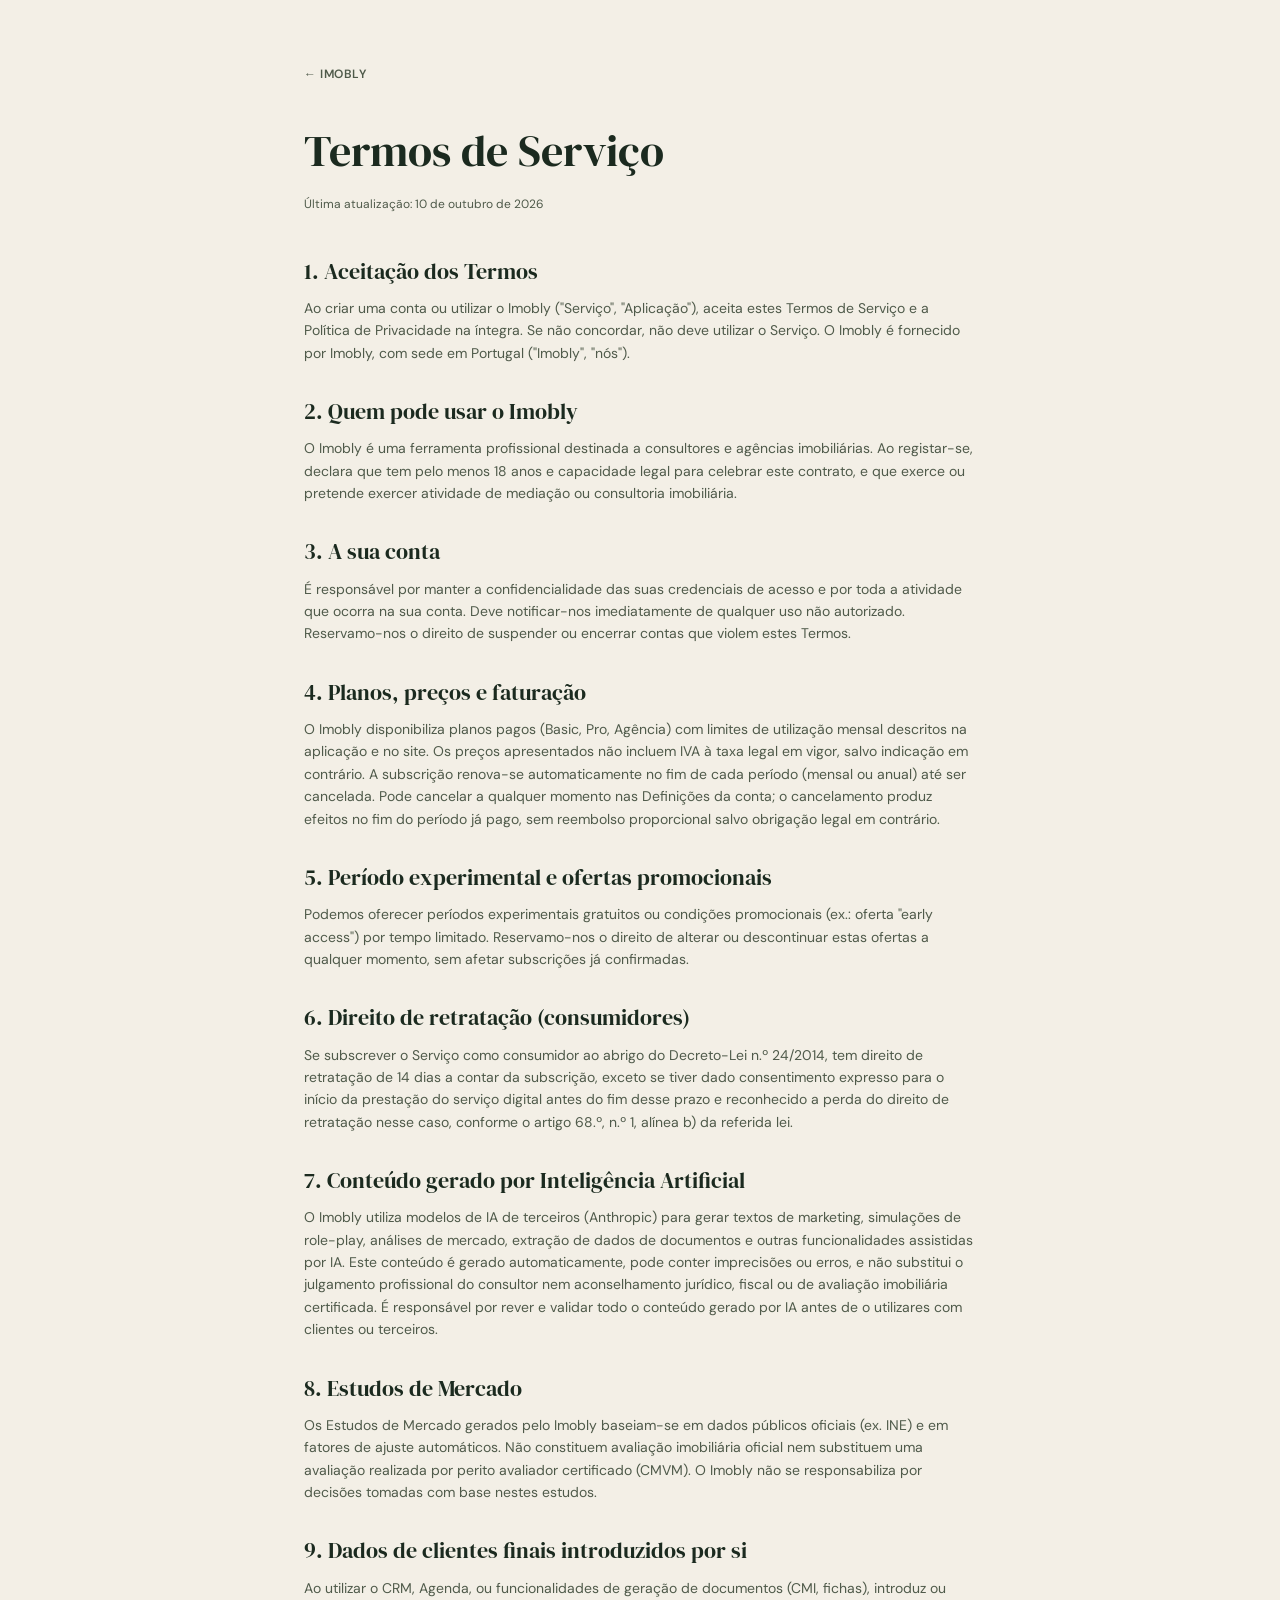
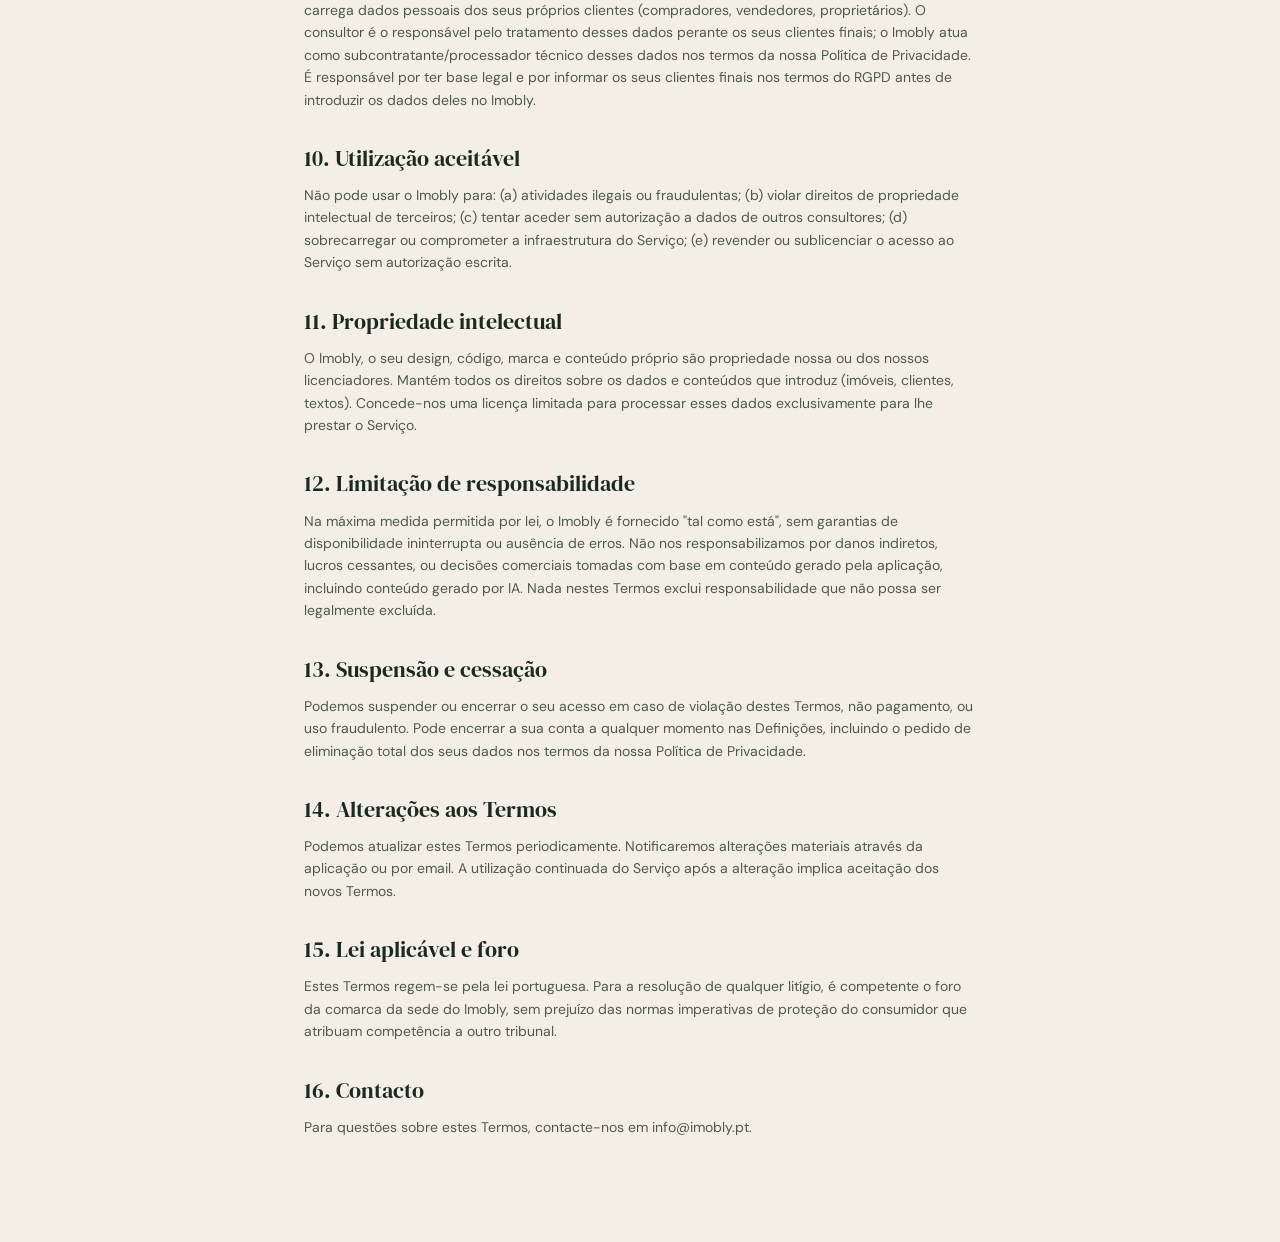
<file: termos.html>
<!DOCTYPE html>
<html lang="pt">
<head>
<meta charset="UTF-8">
<meta name="viewport" content="width=device-width, initial-scale=1.0">
<title>Termos de Serviço — Imobly</title>
<meta name="robots" content="noindex">
<link rel="icon" type="image/png" sizes="192x192" href="/favicon-192.png">
<link rel="icon" type="image/png" sizes="32x32" href="/favicon-32.png">
<link rel="stylesheet" href="/fonts/fonts.css">
<style>
body{font-variant-numeric:lining-nums}
*,*::before,*::after{box-sizing:border-box;margin:0;padding:0}
:root{
  --cream:#F3EFE6;--copper:#C8A44D;--copper-deep:#8A6D1F;
  --ink:#1B2A1F;--slate:#4F5A4A;--border:#DDD6C6;
  --white:#FFFFFF;--dark:#141F18;
  --corm:'DM Serif Display',Georgia,serif;--mont:'DM Sans',sans-serif;
}
body{background:var(--cream);color:var(--ink);font-family:var(--mont);line-height:1.6}
.wrap{max-width:720px;margin:0 auto;padding:60px 24px 100px}
.back{display:inline-flex;align-items:center;gap:6px;font-size:12px;color:var(--slate);text-decoration:none;margin-bottom:32px;letter-spacing:.5px;text-transform:uppercase;font-weight:600}
.back:hover{color:var(--copper-deep)}
h1{font-family:var(--corm);font-size:clamp(32px,5vw,44px);font-weight:400;margin-bottom:8px}
.updated{font-size:12px;color:var(--slate);margin-bottom:40px}
h2{font-family:var(--corm);font-size:22px;font-weight:400;margin:30px 0 8px}
p{font-size:14px;color:var(--slate);margin-bottom:4px}
.notice{background:#F7EDCB;border:1px solid #E5D49A;border-radius:8px;padding:16px 18px;margin-bottom:32px;font-size:13px;color:#6A5420}
</style>
</head>
<body>
<div class="wrap">
  <a href="/" class="back">← Imobly</a>
  <h1>Termos de Serviço</h1>
  <p class="updated">Última atualização: 10 de outubro de 2026</p>

  <h2>1. Aceitação dos Termos</h2>
  <p>Ao criar uma conta ou utilizar o Imobly ("Serviço", "Aplicação"), aceita estes Termos de Serviço e a Política de Privacidade na íntegra. Se não concordar, não deve utilizar o Serviço. O Imobly é fornecido por Imobly, com sede em Portugal ("Imobly", "nós").</p>

  <h2>2. Quem pode usar o Imobly</h2>
  <p>O Imobly é uma ferramenta profissional destinada a consultores e agências imobiliárias. Ao registar-se, declara que tem pelo menos 18 anos e capacidade legal para celebrar este contrato, e que exerce ou pretende exercer atividade de mediação ou consultoria imobiliária.</p>

  <h2>3. A sua conta</h2>
  <p>É responsável por manter a confidencialidade das suas credenciais de acesso e por toda a atividade que ocorra na sua conta. Deve notificar-nos imediatamente de qualquer uso não autorizado. Reservamo-nos o direito de suspender ou encerrar contas que violem estes Termos.</p>

  <h2>4. Planos, preços e faturação</h2>
  <p>O Imobly disponibiliza planos pagos (Basic, Pro, Agência) com limites de utilização mensal descritos na aplicação e no site. Os preços apresentados não incluem IVA à taxa legal em vigor, salvo indicação em contrário. A subscrição renova-se automaticamente no fim de cada período (mensal ou anual) até ser cancelada. Pode cancelar a qualquer momento nas Definições da conta; o cancelamento produz efeitos no fim do período já pago, sem reembolso proporcional salvo obrigação legal em contrário.</p>

  <h2>5. Período experimental e ofertas promocionais</h2>
  <p>Podemos oferecer períodos experimentais gratuitos ou condições promocionais (ex.: oferta "early access") por tempo limitado. Reservamo-nos o direito de alterar ou descontinuar estas ofertas a qualquer momento, sem afetar subscrições já confirmadas.</p>

  <h2>6. Direito de retratação (consumidores)</h2>
  <p>Se subscrever o Serviço como consumidor ao abrigo do Decreto-Lei n.º 24/2014, tem direito de retratação de 14 dias a contar da subscrição, exceto se tiver dado consentimento expresso para o início da prestação do serviço digital antes do fim desse prazo e reconhecido a perda do direito de retratação nesse caso, conforme o artigo 68.º, n.º 1, alínea b) da referida lei.</p>

  <h2>7. Conteúdo gerado por Inteligência Artificial</h2>
  <p>O Imobly utiliza modelos de IA de terceiros (Anthropic) para gerar textos de marketing, simulações de role-play, análises de mercado, extração de dados de documentos e outras funcionalidades assistidas por IA. Este conteúdo é gerado automaticamente, pode conter imprecisões ou erros, e não substitui o julgamento profissional do consultor nem aconselhamento jurídico, fiscal ou de avaliação imobiliária certificada. É responsável por rever e validar todo o conteúdo gerado por IA antes de o utilizares com clientes ou terceiros.</p>

  <h2>8. Estudos de Mercado</h2>
  <p>Os Estudos de Mercado gerados pelo Imobly baseiam-se em dados públicos oficiais (ex. INE) e em fatores de ajuste automáticos. Não constituem avaliação imobiliária oficial nem substituem uma avaliação realizada por perito avaliador certificado (CMVM). O Imobly não se responsabiliza por decisões tomadas com base nestes estudos.</p>

  <h2>9. Dados de clientes finais introduzidos por si</h2>
  <p>Ao utilizar o CRM, Agenda, ou funcionalidades de geração de documentos (CMI, fichas), introduz ou carrega dados pessoais dos seus próprios clientes (compradores, vendedores, proprietários). O consultor é o responsável pelo tratamento desses dados perante os seus clientes finais; o Imobly atua como subcontratante/processador técnico desses dados nos termos da nossa Política de Privacidade. É responsável por ter base legal e por informar os seus clientes finais nos termos do RGPD antes de introduzir os dados deles no Imobly.</p>

  <h2>10. Utilização aceitável</h2>
  <p>Não pode usar o Imobly para: (a) atividades ilegais ou fraudulentas; (b) violar direitos de propriedade intelectual de terceiros; (c) tentar aceder sem autorização a dados de outros consultores; (d) sobrecarregar ou comprometer a infraestrutura do Serviço; (e) revender ou sublicenciar o acesso ao Serviço sem autorização escrita.</p>

  <h2>11. Propriedade intelectual</h2>
  <p>O Imobly, o seu design, código, marca e conteúdo próprio são propriedade nossa ou dos nossos licenciadores. Mantém todos os direitos sobre os dados e conteúdos que introduz (imóveis, clientes, textos). Concede-nos uma licença limitada para processar esses dados exclusivamente para lhe prestar o Serviço.</p>

  <h2>12. Limitação de responsabilidade</h2>
  <p>Na máxima medida permitida por lei, o Imobly é fornecido "tal como está", sem garantias de disponibilidade ininterrupta ou ausência de erros. Não nos responsabilizamos por danos indiretos, lucros cessantes, ou decisões comerciais tomadas com base em conteúdo gerado pela aplicação, incluindo conteúdo gerado por IA. Nada nestes Termos exclui responsabilidade que não possa ser legalmente excluída.</p>

  <h2>13. Suspensão e cessação</h2>
  <p>Podemos suspender ou encerrar o seu acesso em caso de violação destes Termos, não pagamento, ou uso fraudulento. Pode encerrar a sua conta a qualquer momento nas Definições, incluindo o pedido de eliminação total dos seus dados nos termos da nossa Política de Privacidade.</p>

  <h2>14. Alterações aos Termos</h2>
  <p>Podemos atualizar estes Termos periodicamente. Notificaremos alterações materiais através da aplicação ou por email. A utilização continuada do Serviço após a alteração implica aceitação dos novos Termos.</p>

  <h2>15. Lei aplicável e foro</h2>
  <p>Estes Termos regem-se pela lei portuguesa. Para a resolução de qualquer litígio, é competente o foro da comarca da sede do Imobly, sem prejuízo das normas imperativas de proteção do consumidor que atribuam competência a outro tribunal.</p>

  <h2>16. Contacto</h2>
  <p>Para questões sobre estes Termos, contacte-nos em info@imobly.pt.</p>
</div>
</body>
</html>
</file>
<file: fonts/fonts.css>
@font-face{font-family:'DM Sans';font-style:normal;font-display:swap;font-weight:400;src:url('/fonts/dm-sans-latin-400-normal.woff2') format('woff2')}
@font-face{font-family:'DM Sans';font-style:normal;font-display:swap;font-weight:500;src:url('/fonts/dm-sans-latin-500-normal.woff2') format('woff2')}
@font-face{font-family:'DM Sans';font-style:normal;font-display:swap;font-weight:600;src:url('/fonts/dm-sans-latin-600-normal.woff2') format('woff2')}
@font-face{font-family:'DM Sans';font-style:normal;font-display:swap;font-weight:700;src:url('/fonts/dm-sans-latin-700-normal.woff2') format('woff2')}
@font-face{font-family:'DM Serif Display';font-style:normal;font-display:swap;font-weight:400;src:url('/fonts/dm-serif-display-latin-400-normal.woff2') format('woff2')}
@font-face{font-family:'DM Serif Display';font-style:italic;font-display:swap;font-weight:400;src:url('/fonts/dm-serif-display-latin-400-italic.woff2') format('woff2')}
</file>
